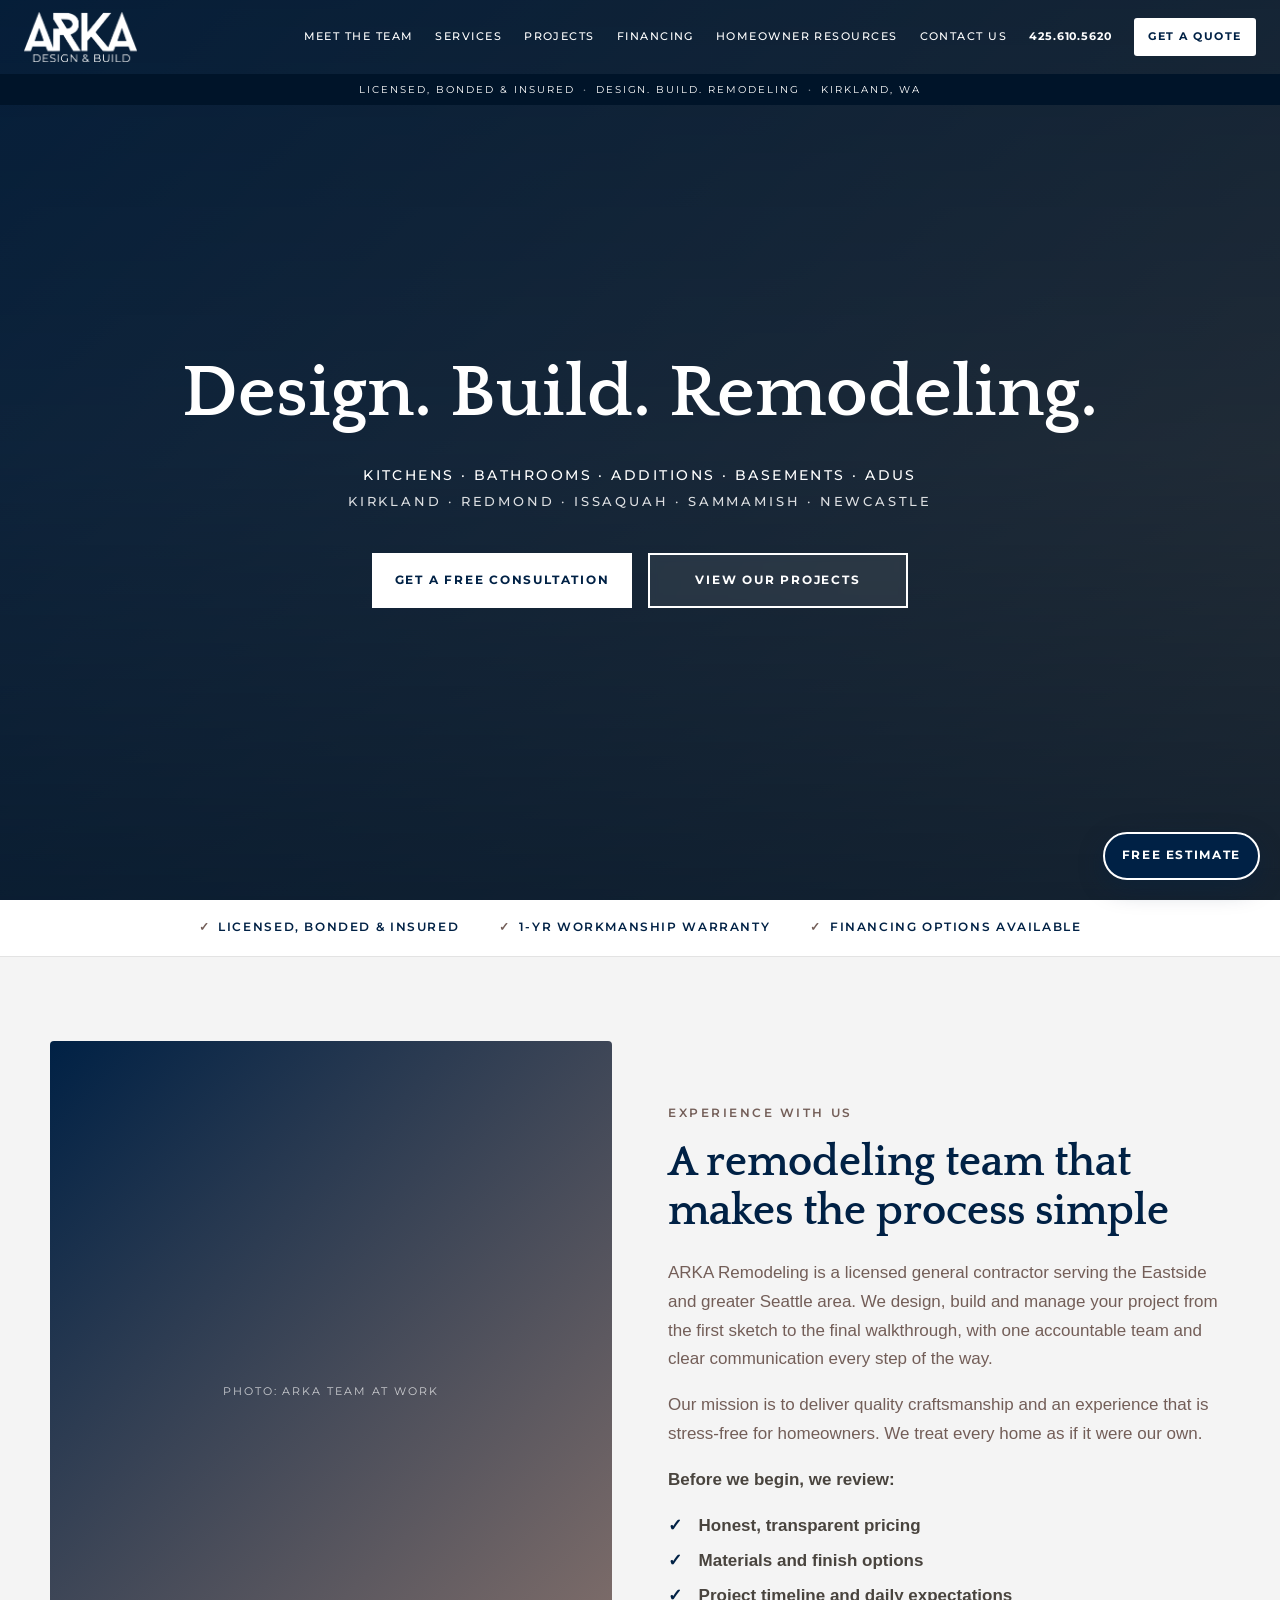
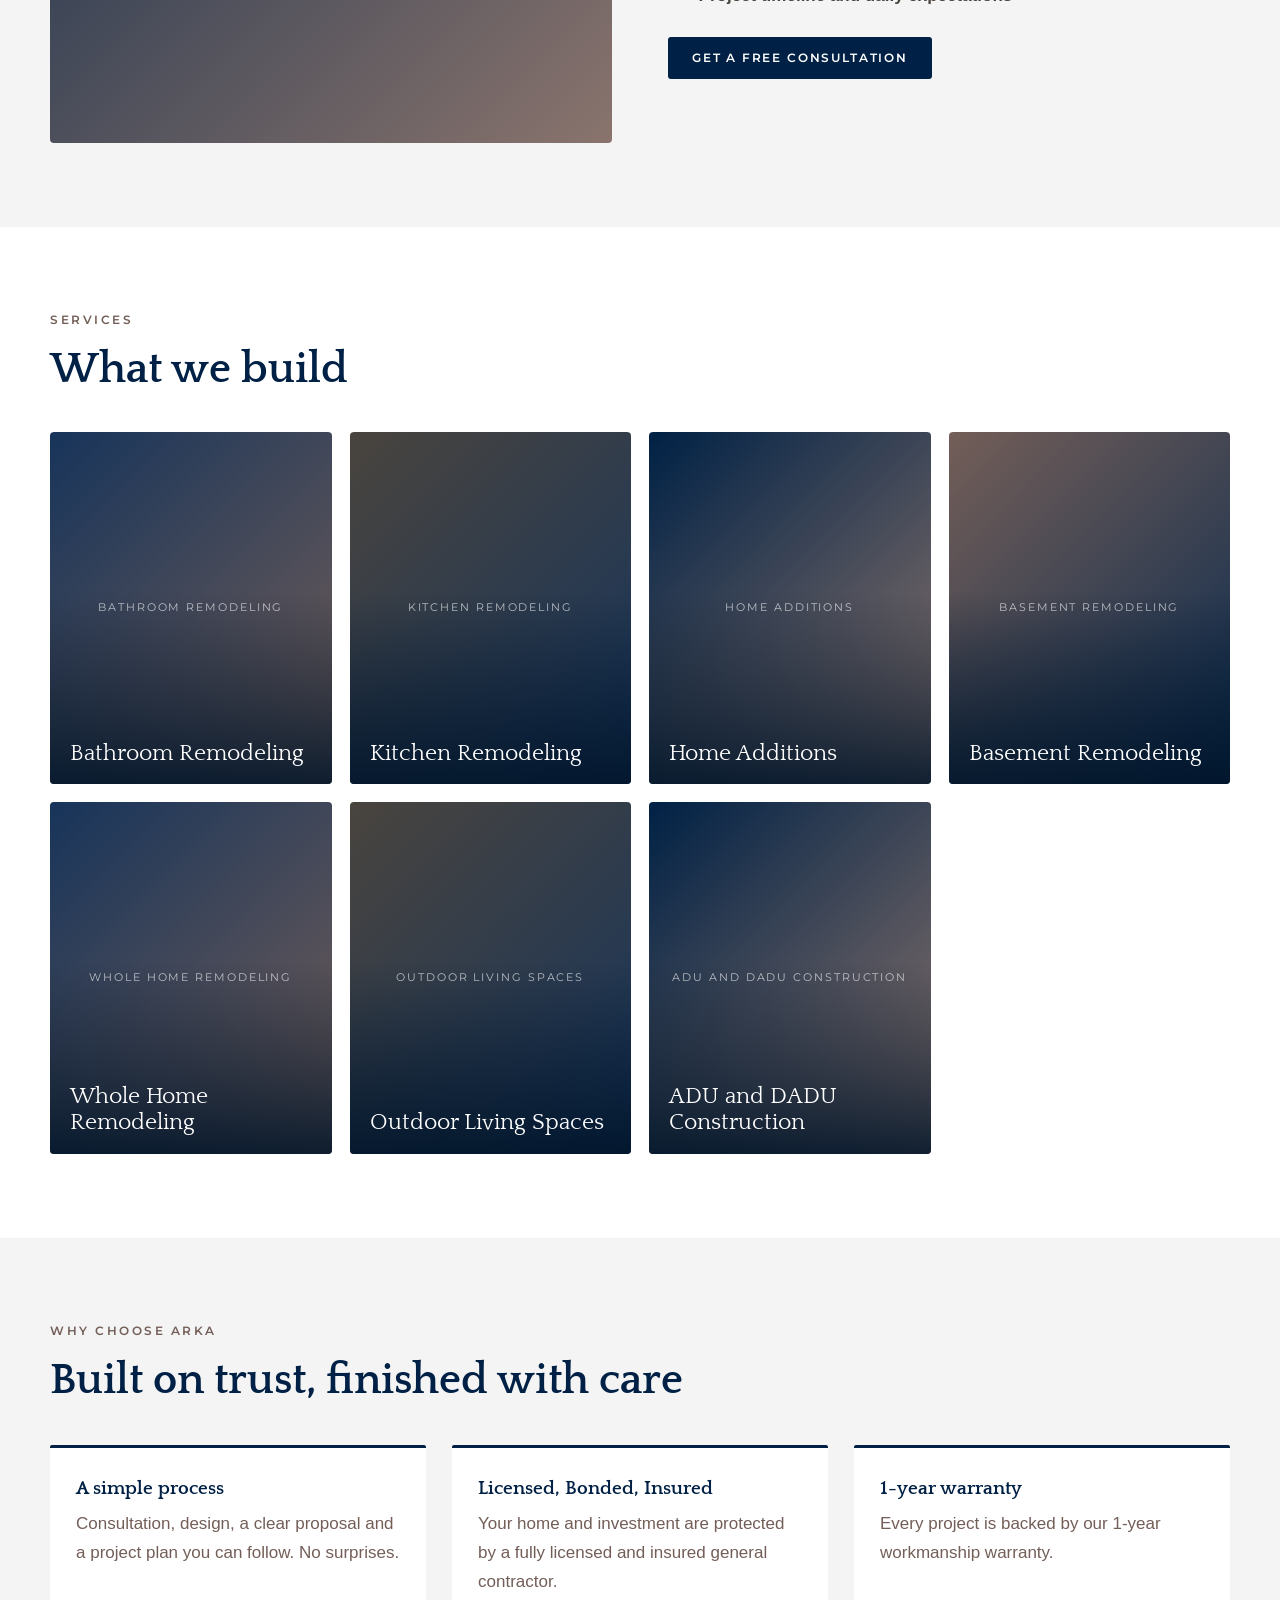
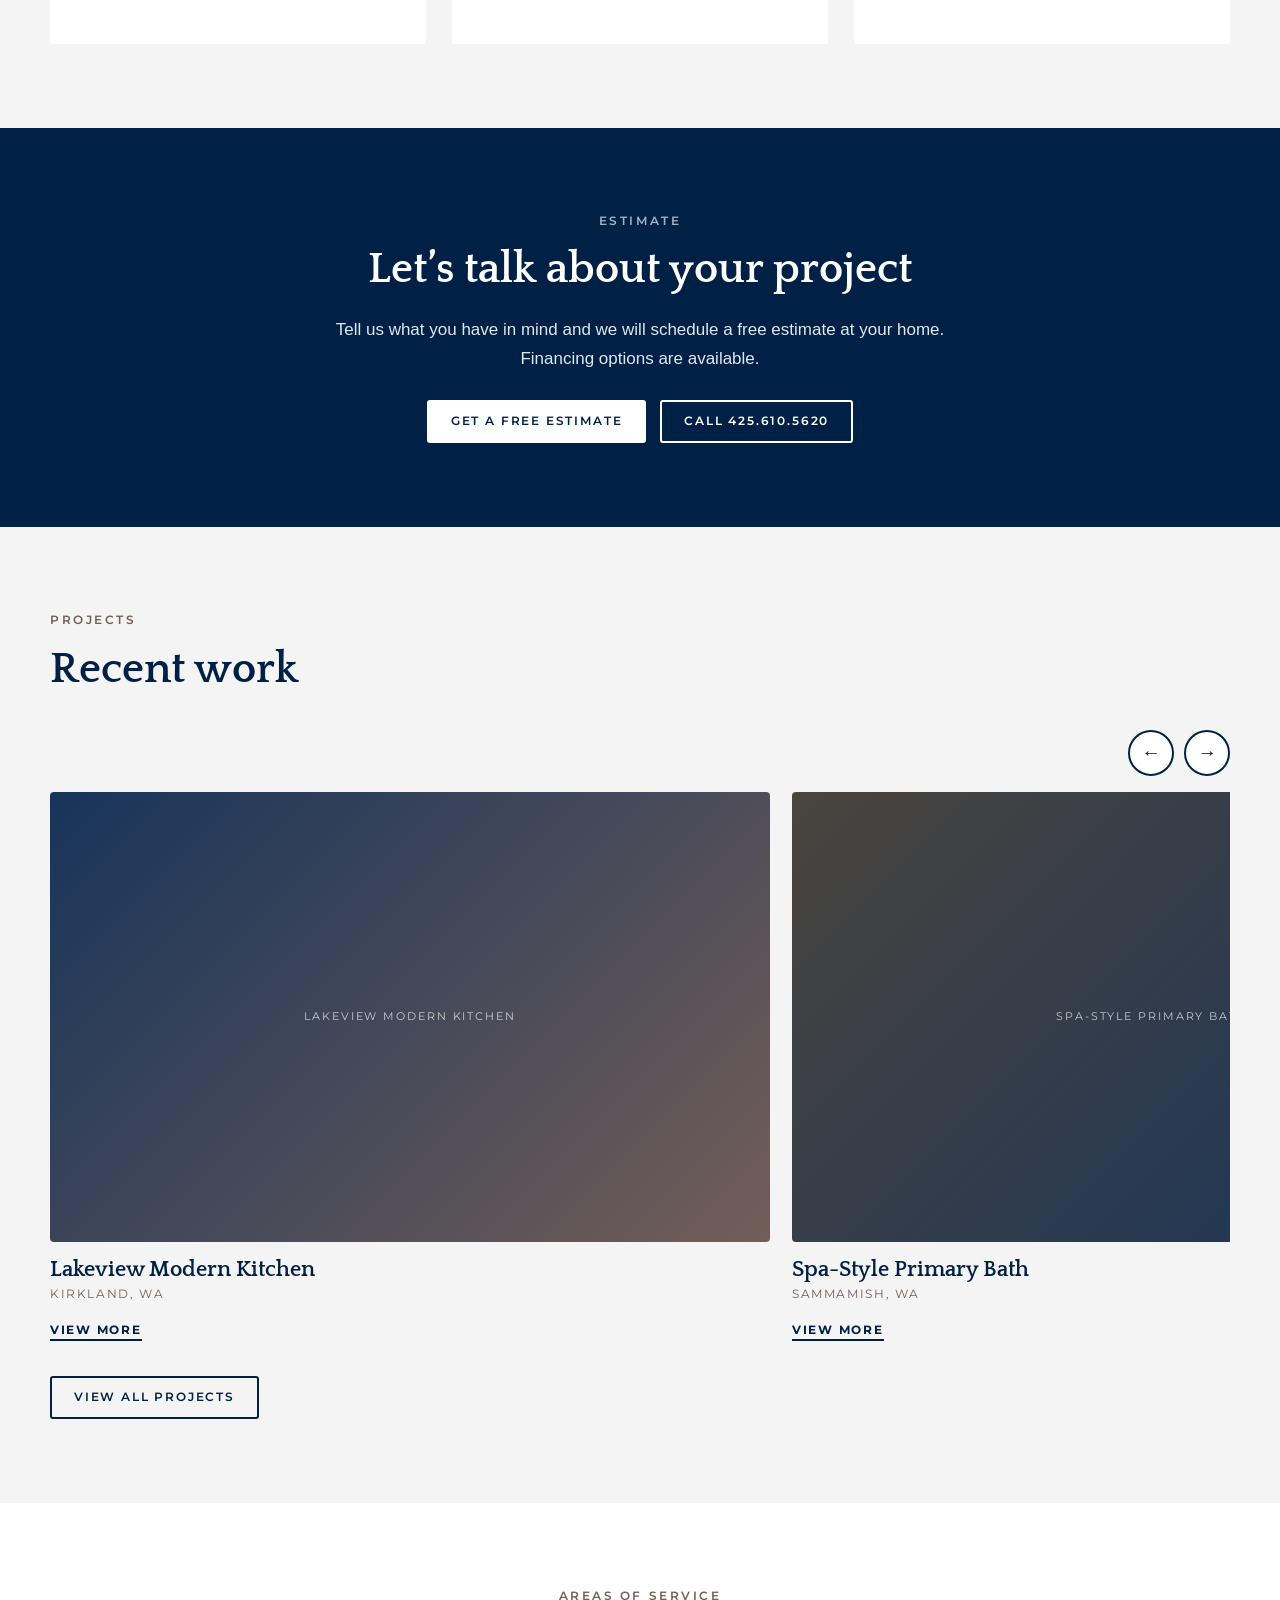
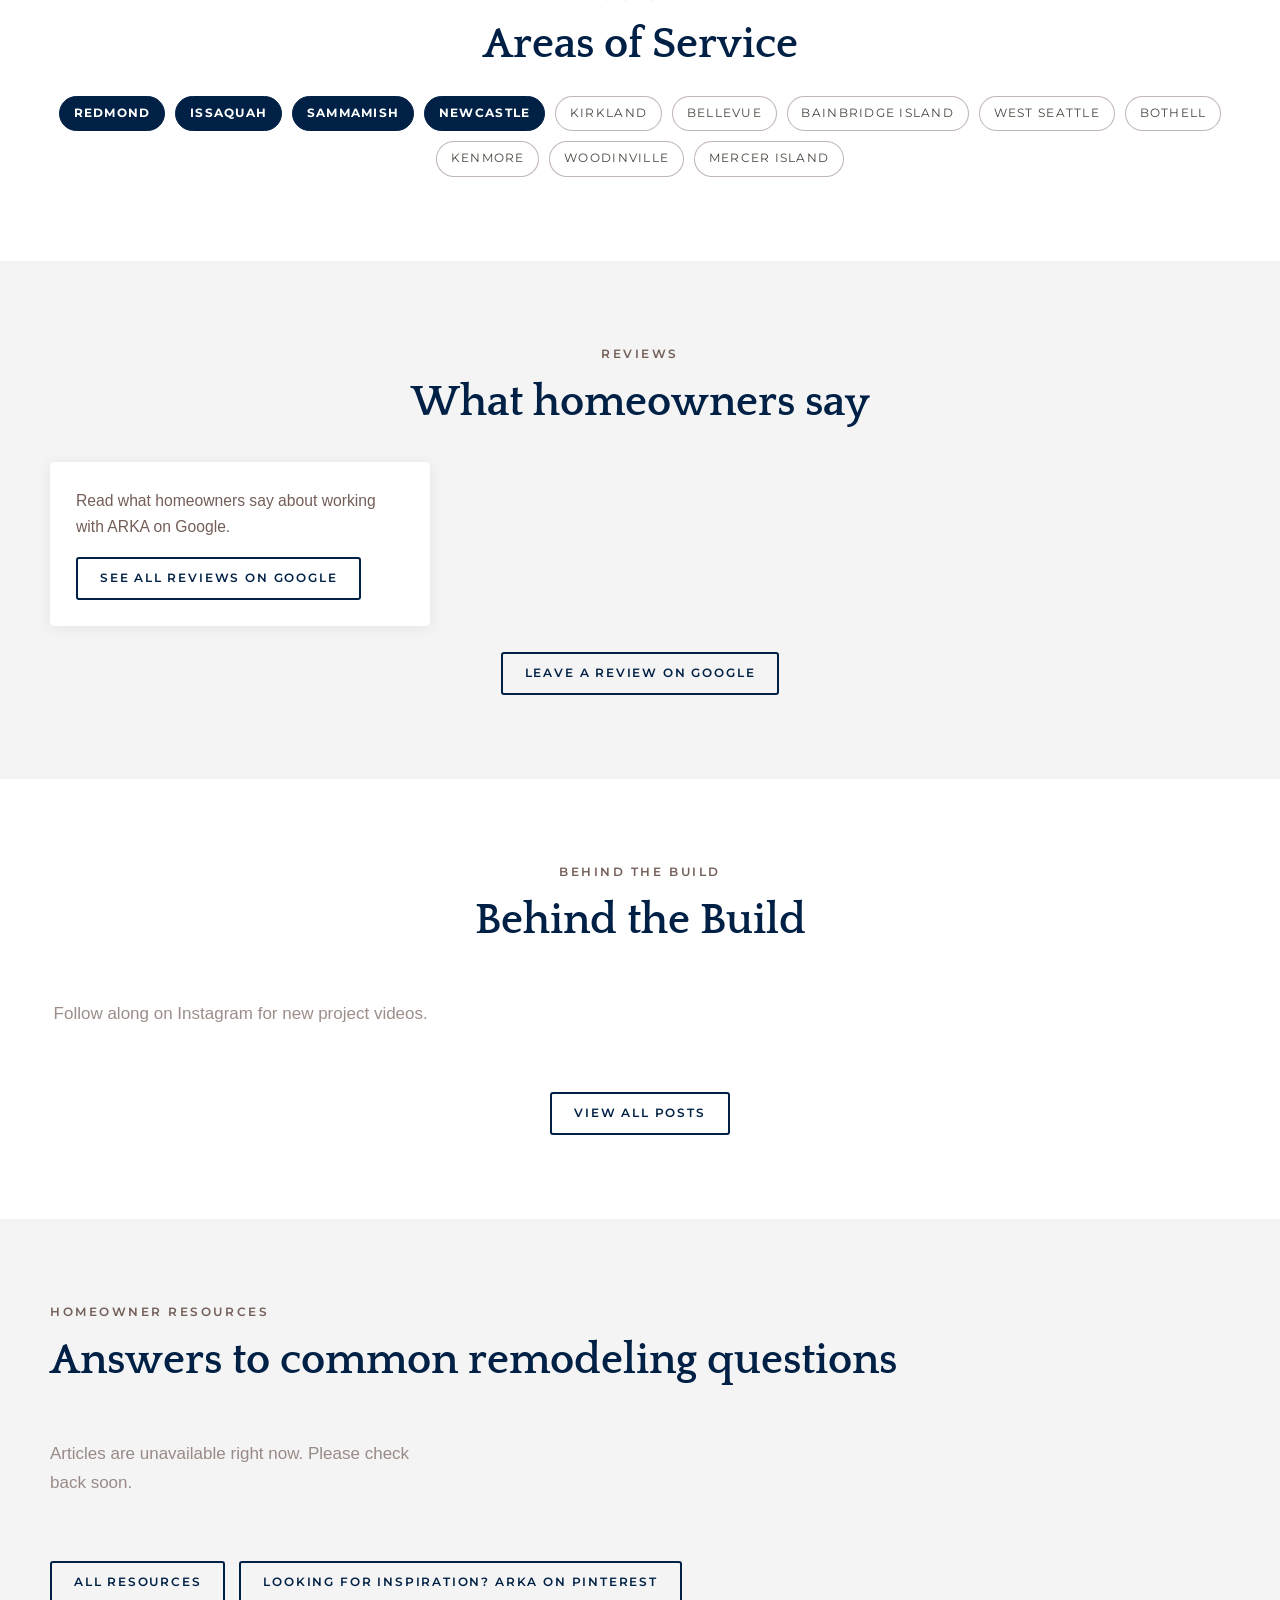
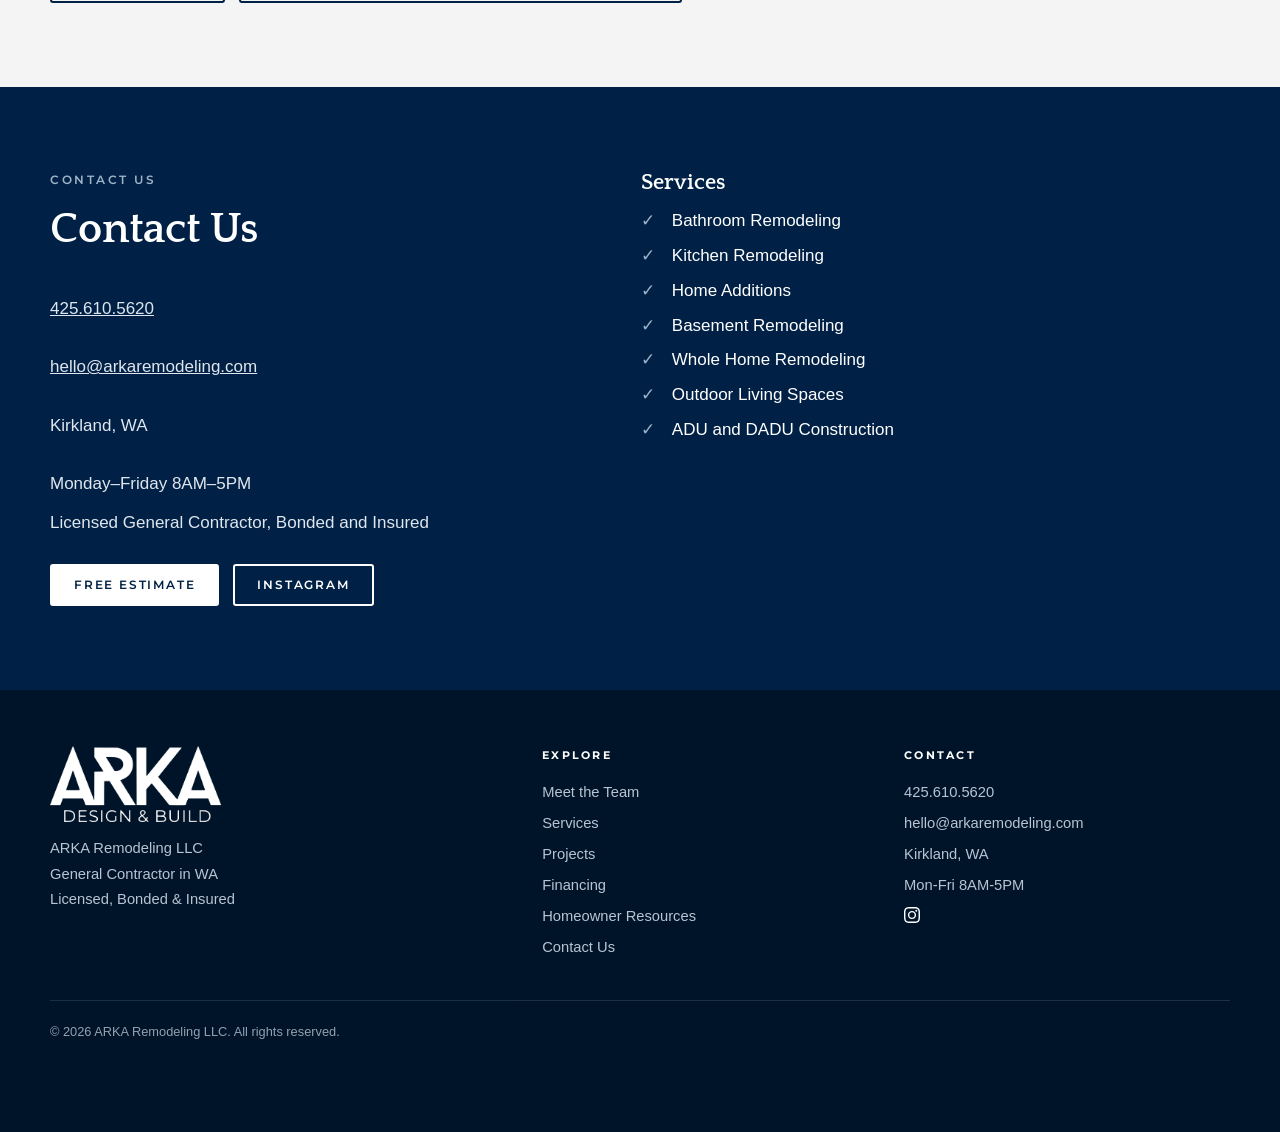
<file: index.html>
<!doctype html>
<html lang="en"><head><meta charset="utf-8"><meta name="viewport" content="width=device-width,initial-scale=1">
<title>ARKA Remodeling | Design. Build. Remodeling. in Kirkland, WA</title>
<meta name="description" content="ARKA Remodeling LLC is a licensed, bonded and insured general contractor in Kirkland, WA. Kitchens, bathrooms, additions, basements, outdoor living and ADUs.">
<link rel="preconnect" href="https://fonts.googleapis.com"><link rel="preconnect" href="https://fonts.gstatic.com" crossorigin>
<link href="https://fonts.googleapis.com/css2?family=Montserrat:wght@500;600;700&family=Quattrocento:wght@400;700&display=swap" rel="stylesheet">
<link rel="stylesheet" href="assets/styles.css">
<script id="wix-site-script" src="https://manage.wix.com/_api/headless-business-setup/v1/headless-business/site-script.js" data-client-id="64e9ad6e-3da2-4f24-b3d2-1eb0ed4eb4ba" async></script><link rel="icon" type="image/png" href="assets/favicon.png">
<link rel="canonical" href="https://headless-ibzsfbmgzfk-karen4913-1409.wix-site-host.com/">
<meta property="og:type" content="website">
<meta property="og:site_name" content="ARKA Remodeling">
<meta property="og:title" content="ARKA Remodeling | Design. Build. Remodeling. in Kirkland, WA">
<meta property="og:description" content="ARKA Remodeling LLC is a licensed, bonded and insured general contractor in Kirkland, WA. Kitchens, bathrooms, additions, basements, outdoor living and ADUs.">
<meta property="og:url" content="https://headless-ibzsfbmgzfk-karen4913-1409.wix-site-host.com/">
<meta property="og:image" content="https://headless-ibzsfbmgzfk-karen4913-1409.wix-site-host.com/assets/favicon.png">
<meta name="twitter:card" content="summary">
<script type="application/ld+json">{
 "@context": "https://schema.org",
 "@type": "GeneralContractor",
 "name": "ARKA Remodeling LLC",
 "url": "https://headless-ibzsfbmgzfk-karen4913-1409.wix-site-host.com/",
 "image": "https://headless-ibzsfbmgzfk-karen4913-1409.wix-site-host.com/assets/favicon.png",
 "logo": "https://headless-ibzsfbmgzfk-karen4913-1409.wix-site-host.com/assets/favicon.png",
 "telephone": "+1-425-610-5620",
 "email": "hello@arkaremodeling.com",
 "address": {
  "@type": "PostalAddress",
  "addressLocality": "Kirkland",
  "addressRegion": "WA",
  "addressCountry": "US"
 },
 "areaServed": [
  "Kirkland",
  "Redmond",
  "Sammamish",
  "Issaquah",
  "Bellevue",
  "Bothell",
  "Kenmore",
  "Woodinville",
  "Mercer Island",
  "Newcastle",
  "Bainbridge Island",
  "West Seattle"
 ],
 "openingHoursSpecification": {
  "@type": "OpeningHoursSpecification",
  "dayOfWeek": [
   "Monday",
   "Tuesday",
   "Wednesday",
   "Thursday",
   "Friday"
  ],
  "opens": "08:00",
  "closes": "17:00"
 },
 "sameAs": [
  "https://www.instagram.com/arkaremodeling/"
 ]
}</script>
<script async src="https://www.instagram.com/embed.js"></script>
</head><body>
<div id="site-header"></div>
<section class="hero"><div class="slides" id="slides"></div>
 <div class="hero-in">
  <h1>Design. Build. Remodeling.</h1>
  <p class="sub">Kitchens &middot; Bathrooms &middot; Additions &middot; Basements &middot; ADUs<b>Kirkland &middot; Redmond &middot; Issaquah &middot; Sammamish &middot; Newcastle</b></p>
  <div class="hero-boxes"><a href="contact.html#estimate">Get a Free Consultation</a><a href="projects.html">View Our Projects</a></div>
 </div></section>
<div class="strip"><div class="strip-in"><span>Licensed, Bonded &amp; Insured</span><span>1-yr Workmanship Warranty</span><span>Financing options available</span></div></div>

<section class="sec"><div class="wrap two">
 <div class="im"><div class="ph" data-i="2">Photo: ARKA team at work</div></div>
 <div>
  <div class="eyebrow">Experience with us</div>
  <h2>A remodeling team that makes the process simple</h2>
  <p>ARKA Remodeling is a licensed general contractor serving the Eastside and greater Seattle area. We design, build and manage your project from the first sketch to the final walkthrough, with one accountable team and clear communication every step of the way.</p>
  <p>Our mission is to deliver quality craftsmanship and an experience that is stress-free for homeowners. We treat every home as if it were our own.</p>
  <p><strong>Before we begin, we review:</strong></p>
  <ul class="checks"><li>Honest, transparent pricing</li><li>Materials and finish options</li><li>Project timeline and daily expectations</li></ul>
  <div class="btns"><a class="btn" href="contact.html#estimate">Get a Free Consultation</a></div>
 </div></div></section>

<section class="sec alt"><div class="wrap">
 <div class="eyebrow">Services</div><h2>What we build</h2>
 <div class="svc-grid" id="svc-grid"></div>
</div></section>

<section class="sec"><div class="wrap">
 <div class="eyebrow">Why choose ARKA</div><h2>Built on trust, finished with care</h2>
 <div class="why">
  <div><h3>A simple process</h3><p>Consultation, design, a clear proposal and a project plan you can follow. No surprises.</p></div>
  <div><h3>Licensed, Bonded, Insured</h3><p>Your home and investment are protected by a fully licensed and insured general contractor.</p></div>
  <div><h3>1-year warranty</h3><p>Every project is backed by our 1-year workmanship warranty.</p></div>
 </div></div></section>

<section class="sec dark band"><div class="wrap">
 <div class="eyebrow">Estimate</div><h2>Let&rsquo;s talk about your project</h2>
 <p>Tell us what you have in mind and we will schedule a free estimate at your home. Financing options are available.</p>
 <div class="btns" style="justify-content:center"><a class="btn light" href="contact.html#estimate">Get a Free Estimate</a><a class="btn ow" href="tel:+14256105620">Call 425.610.5620</a></div>
</div></section>

<section class="sec"><div class="wrap">
 <div class="eyebrow">Projects</div><h2>Recent work</h2>
 <div class="car" id="proj-car"></div>
 <div class="btns"><a class="btn ghost" href="projects.html">View all projects</a></div>
</div></section>

<section class="sec alt"><div class="wrap center">
 <div class="eyebrow">Areas of service</div><h2>Areas of Service</h2>
 <div class="pills" id="areas"></div>
</div></section>

<section class="sec"><div class="wrap center">
 <div class="eyebrow">Reviews</div><h2>What homeowners say</h2>
 <div class="rv" id="reviews" style="text-align:left"></div>
 <div class="btns"><a class="btn ghost" href="https://g.page/r/CbCpJO14ZycJEAE/review" target="_blank" rel="noopener">Leave a review on Google</a></div>
</div></section>

<section class="sec alt"><div class="wrap center">
 <div class="eyebrow">Behind the build</div><h2>Behind the Build</h2>
 <div class="build" id="build"></div>
 <div class="btns"><a class="btn ghost" href="https://www.instagram.com/arkaremodeling/" target="_blank" rel="noopener">View all posts</a></div>
</div></section>

<section class="sec"><div class="wrap">
 <div class="eyebrow">Homeowner resources</div><h2>Answers to common remodeling questions</h2>
 <div class="posts" id="blog-feed" data-limit="3"></div>
 <div class="btns"><a class="btn ghost" href="homeowner-resources.html">All resources</a><a class="btn ghost" href="https://www.pinterest.com/" target="_blank" rel="noopener">Looking for inspiration? ARKA on Pinterest</a></div>
</div></section>

<section class="sec dark"><div class="wrap cgrid">
 <div class="info"><div class="eyebrow">Contact us</div><h2>Contact Us</h2>
  <b>Phone</b><p><a href="tel:+14256105620">425.610.5620</a></p>
  <b>Email</b><p><a href="mailto:hello@arkaremodeling.com">hello@arkaremodeling.com</a></p>
  <b>Location</b><p>Kirkland, WA</p>
  <b>Hours</b><p>Monday&ndash;Friday 8AM&ndash;5PM</p>
  <p>Licensed General Contractor, Bonded and Insured</p>
  <div class="btns"><a class="btn light" href="contact.html#estimate">Free Estimate</a><a class="btn ow" href="https://www.instagram.com/arkaremodeling/" target="_blank" rel="noopener">Instagram</a></div>
 </div>
 <div><h3 style="margin-top:0">Services</h3><ul class="checks" style="color:#fff"><li>Bathroom Remodeling</li><li>Kitchen Remodeling</li><li>Home Additions</li><li>Basement Remodeling</li><li>Whole Home Remodeling</li><li>Outdoor Living Spaces</li><li>ADU and DADU Construction</li></ul></div>
</div></section>
<div id="site-footer"></div>
<script src="assets/site.js"></script>
</body></html>
</file>
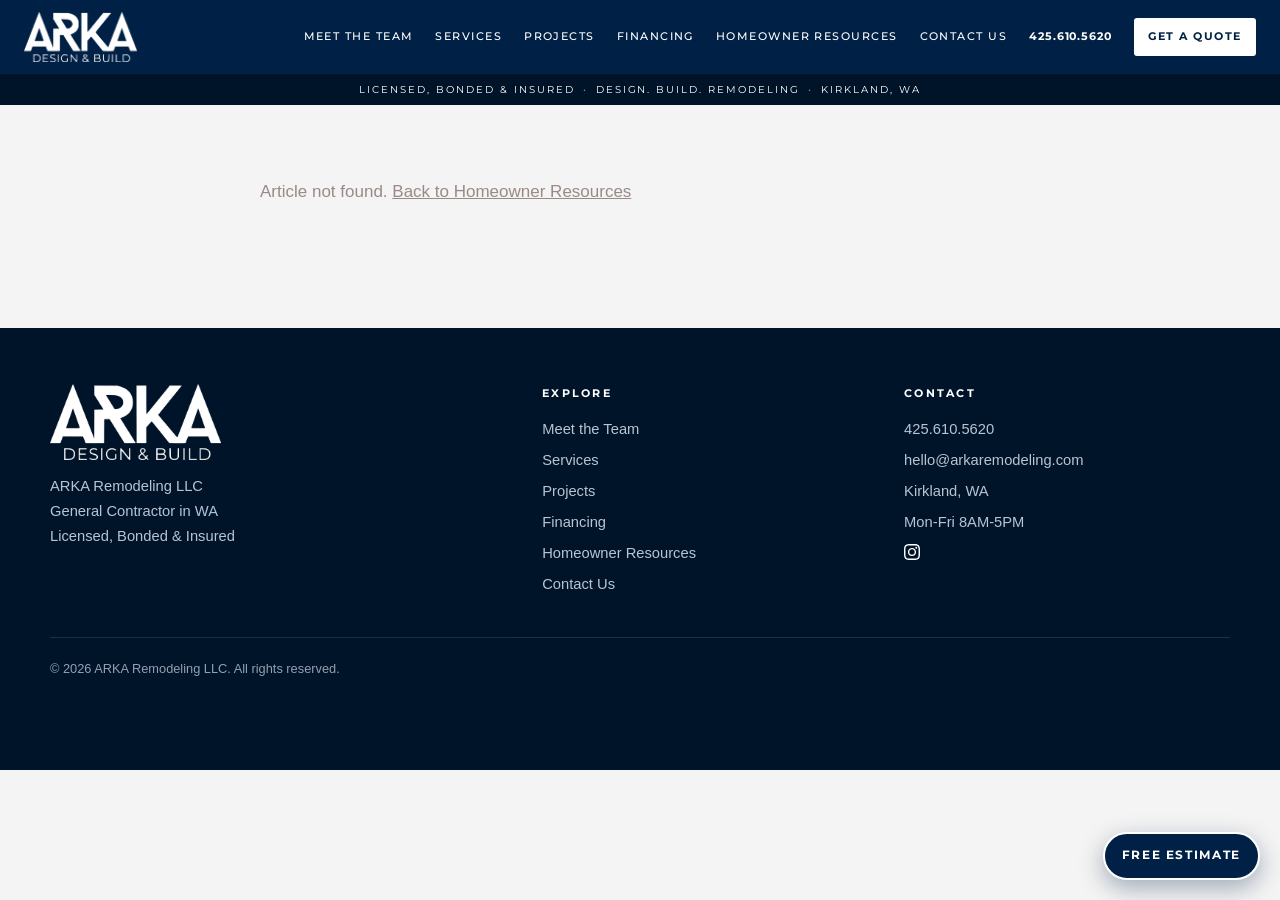
<file: article.html>
<!doctype html>
<html lang="en"><head><meta charset="utf-8"><meta name="viewport" content="width=device-width,initial-scale=1">
<title>Article | ARKA Remodeling</title>
<link href="https://fonts.googleapis.com/css2?family=Montserrat:wght@500;600;700&family=Quattrocento:wght@400;700&display=swap" rel="stylesheet">
<link rel="stylesheet" href="assets/styles.css">
<script id="wix-site-script" src="https://manage.wix.com/_api/headless-business-setup/v1/headless-business/site-script.js" data-client-id="64e9ad6e-3da2-4f24-b3d2-1eb0ed4eb4ba" async></script><meta name="description" content="Homeowner remodeling advice from ARKA Remodeling, a licensed general contractor in Kirkland, WA.">
<link rel="icon" type="image/png" href="assets/favicon.png">
<link rel="canonical" href="https://headless-ibzsfbmgzfk-karen4913-1409.wix-site-host.com/article.html">
<meta property="og:type" content="website">
<meta property="og:site_name" content="ARKA Remodeling">
<meta property="og:title" content="Article | ARKA Remodeling">
<meta property="og:description" content="Homeowner remodeling advice from ARKA Remodeling, a licensed general contractor in Kirkland, WA.">
<meta property="og:url" content="https://headless-ibzsfbmgzfk-karen4913-1409.wix-site-host.com/article.html">
<meta property="og:image" content="https://headless-ibzsfbmgzfk-karen4913-1409.wix-site-host.com/assets/favicon.png">
<meta name="twitter:card" content="summary">
</head><body class="inner">
<div id="site-header"></div>
<section class="sec" style="padding-top:50px"><div class="wrap"><div class="article" id="blog-post"><p class="loading">Loading&hellip;</p></div></div></section>
<div id="site-footer"></div><script src="assets/site.js"></script></body></html>
</file>
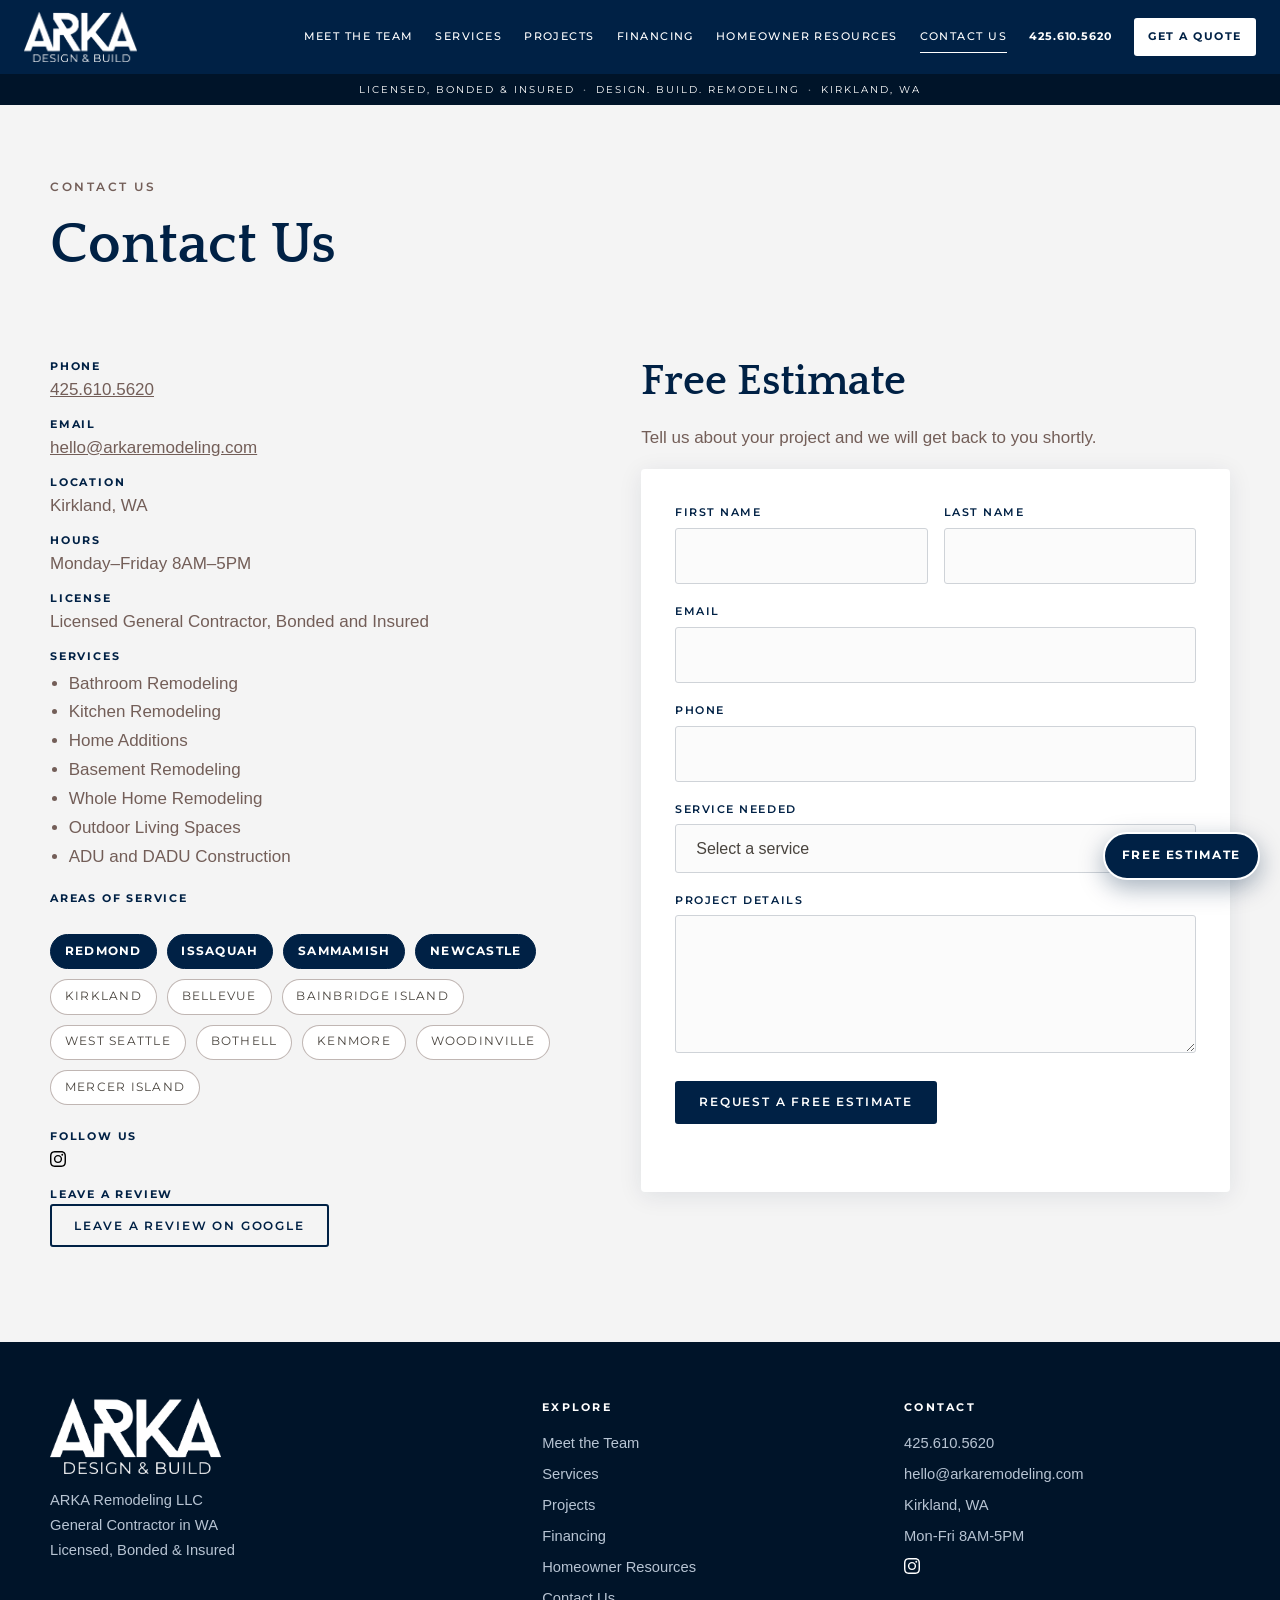
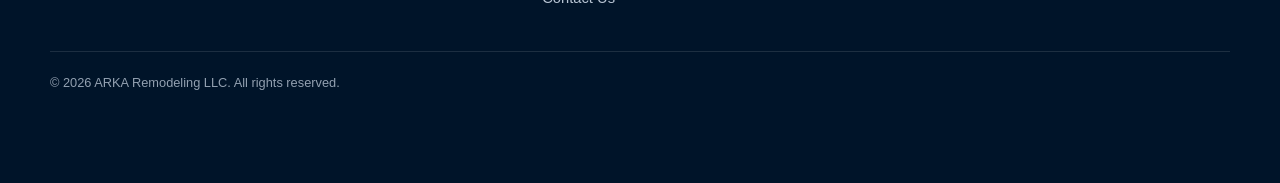
<file: contact.html>
<!doctype html>
<html lang="en"><head><meta charset="utf-8"><meta name="viewport" content="width=device-width,initial-scale=1">
<title>Contact Us | ARKA Remodeling</title>
<meta name="description" content="Request a free estimate from ARKA Remodeling in Kirkland, WA. Call 425.610.5620.">
<link href="https://fonts.googleapis.com/css2?family=Montserrat:wght@500;600;700&family=Quattrocento:wght@400;700&display=swap" rel="stylesheet">
<link rel="stylesheet" href="assets/styles.css">
<script id="wix-site-script" src="https://manage.wix.com/_api/headless-business-setup/v1/headless-business/site-script.js" data-client-id="64e9ad6e-3da2-4f24-b3d2-1eb0ed4eb4ba" async></script><link rel="icon" type="image/png" href="assets/favicon.png">
<link rel="canonical" href="https://headless-ibzsfbmgzfk-karen4913-1409.wix-site-host.com/contact.html">
<meta property="og:type" content="website">
<meta property="og:site_name" content="ARKA Remodeling">
<meta property="og:title" content="Contact Us | ARKA Remodeling">
<meta property="og:description" content="Request a free estimate from ARKA Remodeling in Kirkland, WA. Call 425.610.5620.">
<meta property="og:url" content="https://headless-ibzsfbmgzfk-karen4913-1409.wix-site-host.com/contact.html">
<meta property="og:image" content="https://headless-ibzsfbmgzfk-karen4913-1409.wix-site-host.com/assets/favicon.png">
<meta name="twitter:card" content="summary">
</head><body class="inner">
<div id="site-header"></div>
<section class="page-hero"><div class="wrap"><div class="eyebrow">Contact us</div><h1>Contact Us</h1></div></section>
<section class="sec" style="padding-top:10px"><div class="wrap cgrid">
 <div class="info">
  <b>Phone</b><p><a href="tel:+14256105620">425.610.5620</a></p>
  <b>Email</b><p><a href="mailto:hello@arkaremodeling.com">hello@arkaremodeling.com</a></p>
  <b>Location</b><p>Kirkland, WA</p>
  <b>Hours</b><p>Monday&ndash;Friday 8AM&ndash;5PM</p>
  <b>License</b><p>Licensed General Contractor, Bonded and Insured</p>
  <b>Services</b><ul><li>Bathroom Remodeling</li><li>Kitchen Remodeling</li><li>Home Additions</li><li>Basement Remodeling</li><li>Whole Home Remodeling</li><li>Outdoor Living Spaces</li><li>ADU and DADU Construction</li></ul>
  <b>Areas of service</b><div class="pills" id="areas" style="margin-bottom:22px"></div>
  <b>Follow us</b><p><a href="https://www.instagram.com/arkaremodeling/" target="_blank" rel="noopener" aria-label="Instagram"><img class="ig-ico" src="assets/instagram-black.svg" alt=""></a></p>
  <b id="leave-review">Leave a review</b><p><a class="btn ghost" href="https://g.page/r/CbCpJO14ZycJEAE/review" target="_blank" rel="noopener">Leave a Review on Google</a></p>
 </div>
 <div id="estimate"><h2 style="margin-bottom:.4em">Free Estimate</h2><p>Tell us about your project and we will get back to you shortly.</p>
  <form class="est" id="est-form" novalidate>
   <div class="r2"><div><label for="f-first">First name</label><input id="f-first" name="first" required autocomplete="given-name"></div><div><label for="f-last">Last name</label><input id="f-last" name="last" autocomplete="family-name"></div></div>
   <label for="f-email">Email</label><input id="f-email" name="email" type="email" required autocomplete="email">
   <label for="f-phone">Phone</label><input id="f-phone" name="phone" type="tel" required autocomplete="tel">
   <label for="f-service">Service needed</label><select id="f-service" name="service" required></select>
   <label for="f-details">Project details</label><textarea id="f-details" name="details" rows="4"></textarea>
   <button class="btn" type="submit">Request a free estimate</button>
   <div id="f-msg" class="msg" role="status"></div>
  </form></div>
</div></section>
<div id="site-footer"></div><script src="assets/site.js"></script></body></html>
</file>
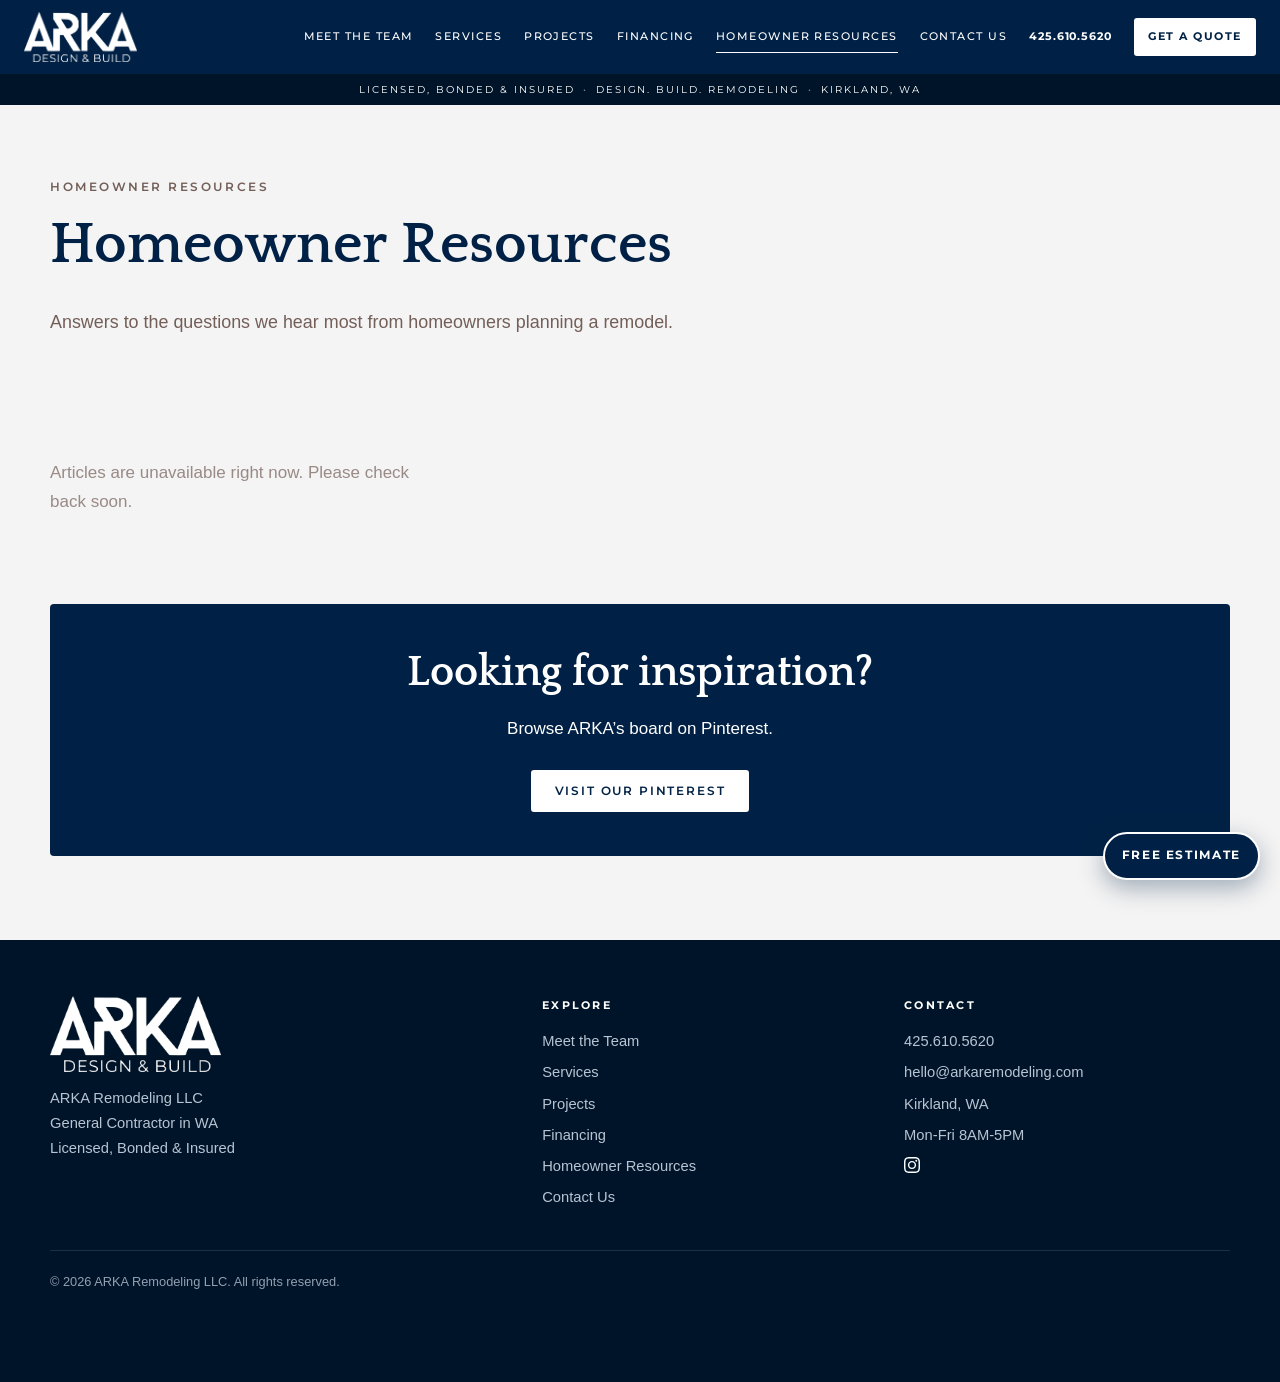
<file: homeowner-resources.html>
<!doctype html>
<html lang="en"><head><meta charset="utf-8"><meta name="viewport" content="width=device-width,initial-scale=1">
<title>Homeowner Resources | ARKA Remodeling</title>
<meta name="description" content="Answers to common remodeling questions from the ARKA Remodeling team.">
<link href="https://fonts.googleapis.com/css2?family=Montserrat:wght@500;600;700&family=Quattrocento:wght@400;700&display=swap" rel="stylesheet">
<link rel="stylesheet" href="assets/styles.css">
<script id="wix-site-script" src="https://manage.wix.com/_api/headless-business-setup/v1/headless-business/site-script.js" data-client-id="64e9ad6e-3da2-4f24-b3d2-1eb0ed4eb4ba" async></script><link rel="icon" type="image/png" href="assets/favicon.png">
<link rel="canonical" href="https://headless-ibzsfbmgzfk-karen4913-1409.wix-site-host.com/homeowner-resources.html">
<meta property="og:type" content="website">
<meta property="og:site_name" content="ARKA Remodeling">
<meta property="og:title" content="Homeowner Resources | ARKA Remodeling">
<meta property="og:description" content="Answers to common remodeling questions from the ARKA Remodeling team.">
<meta property="og:url" content="https://headless-ibzsfbmgzfk-karen4913-1409.wix-site-host.com/homeowner-resources.html">
<meta property="og:image" content="https://headless-ibzsfbmgzfk-karen4913-1409.wix-site-host.com/assets/favicon.png">
<meta name="twitter:card" content="summary">
</head><body class="inner">
<div id="site-header"></div>
<section class="page-hero"><div class="wrap"><div class="eyebrow">Homeowner resources</div><h1>Homeowner Resources</h1><p class="lead">Answers to the questions we hear most from homeowners planning a remodel.</p></div></section>
<section class="sec" style="padding-top:10px"><div class="wrap"><div class="posts" id="blog-feed" data-limit="50"></div>
 <div class="callout"><h2>Looking for inspiration?</h2><p>Browse ARKA&rsquo;s board on Pinterest.</p><div class="btns" style="justify-content:center"><a class="btn light" href="https://www.pinterest.com/" target="_blank" rel="noopener">Visit our Pinterest</a></div></div>
</div></section>
<div id="site-footer"></div><script src="assets/site.js"></script></body></html>
</file>
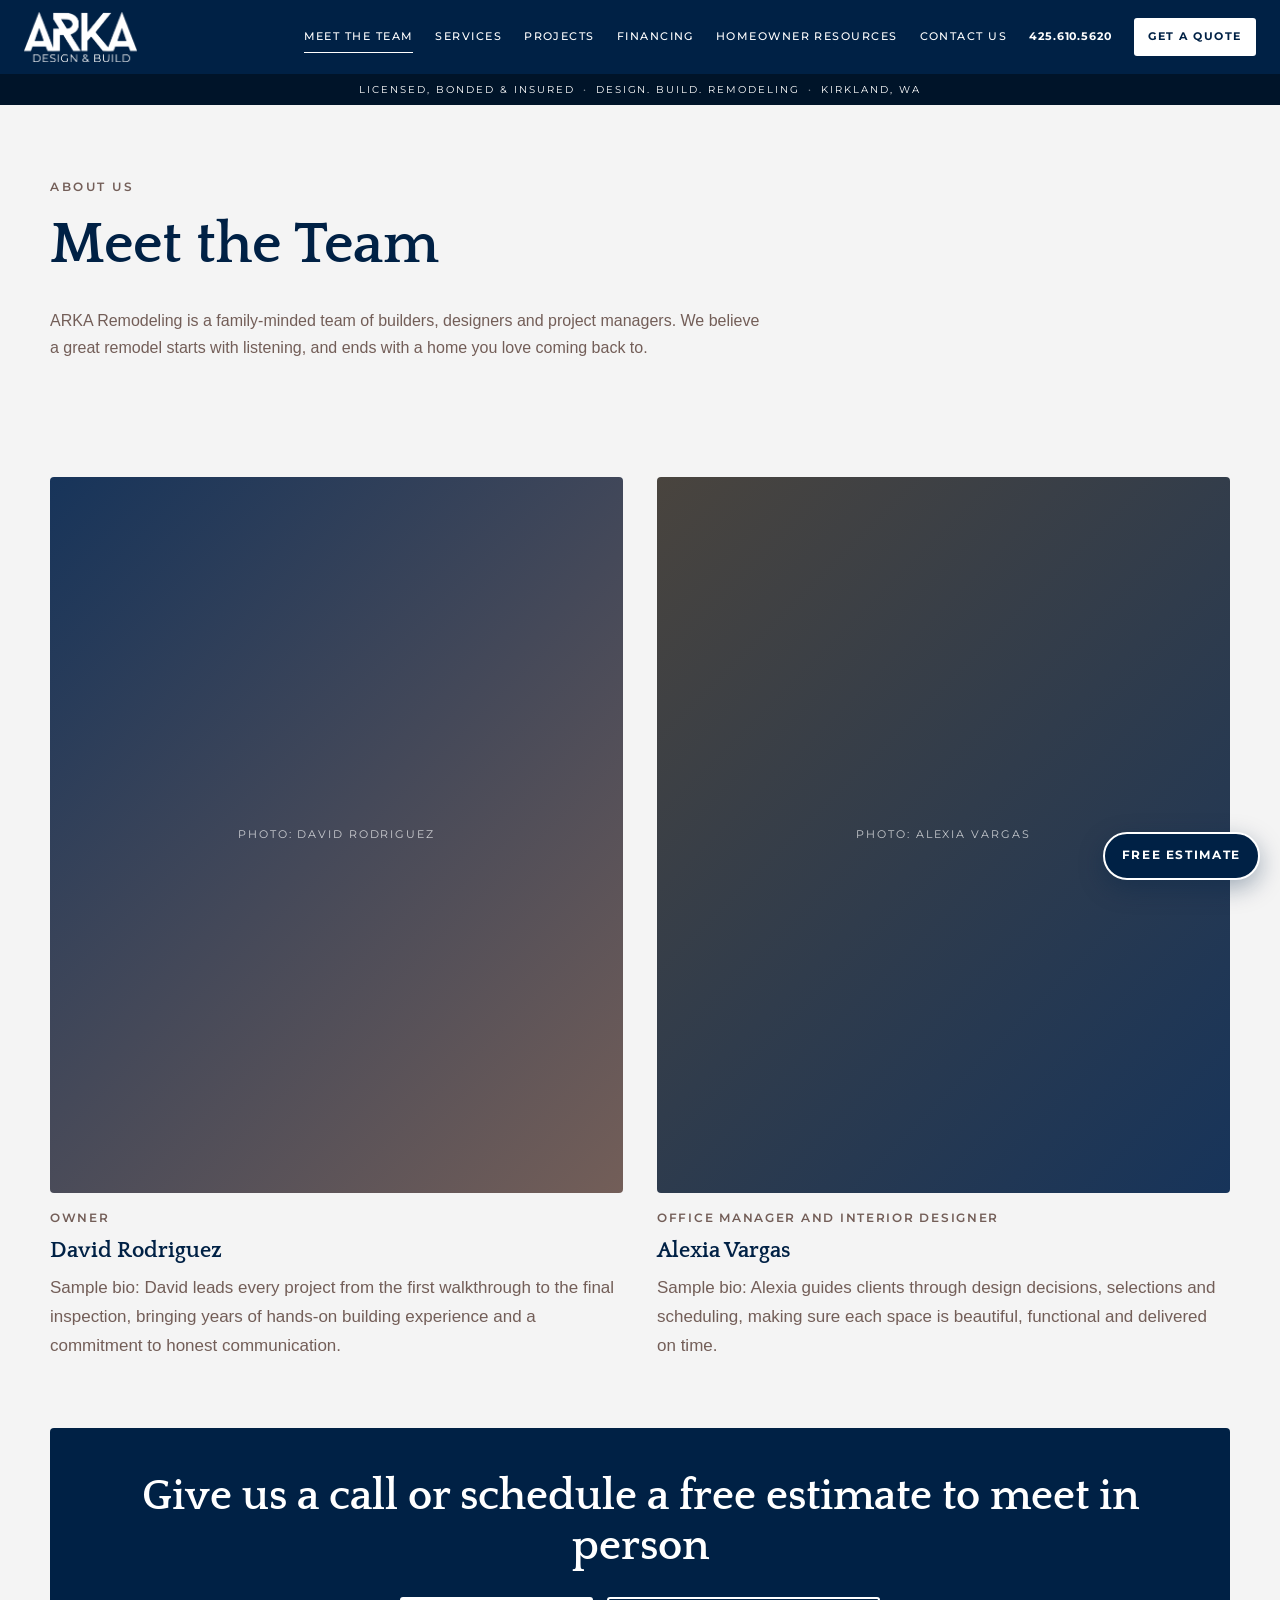
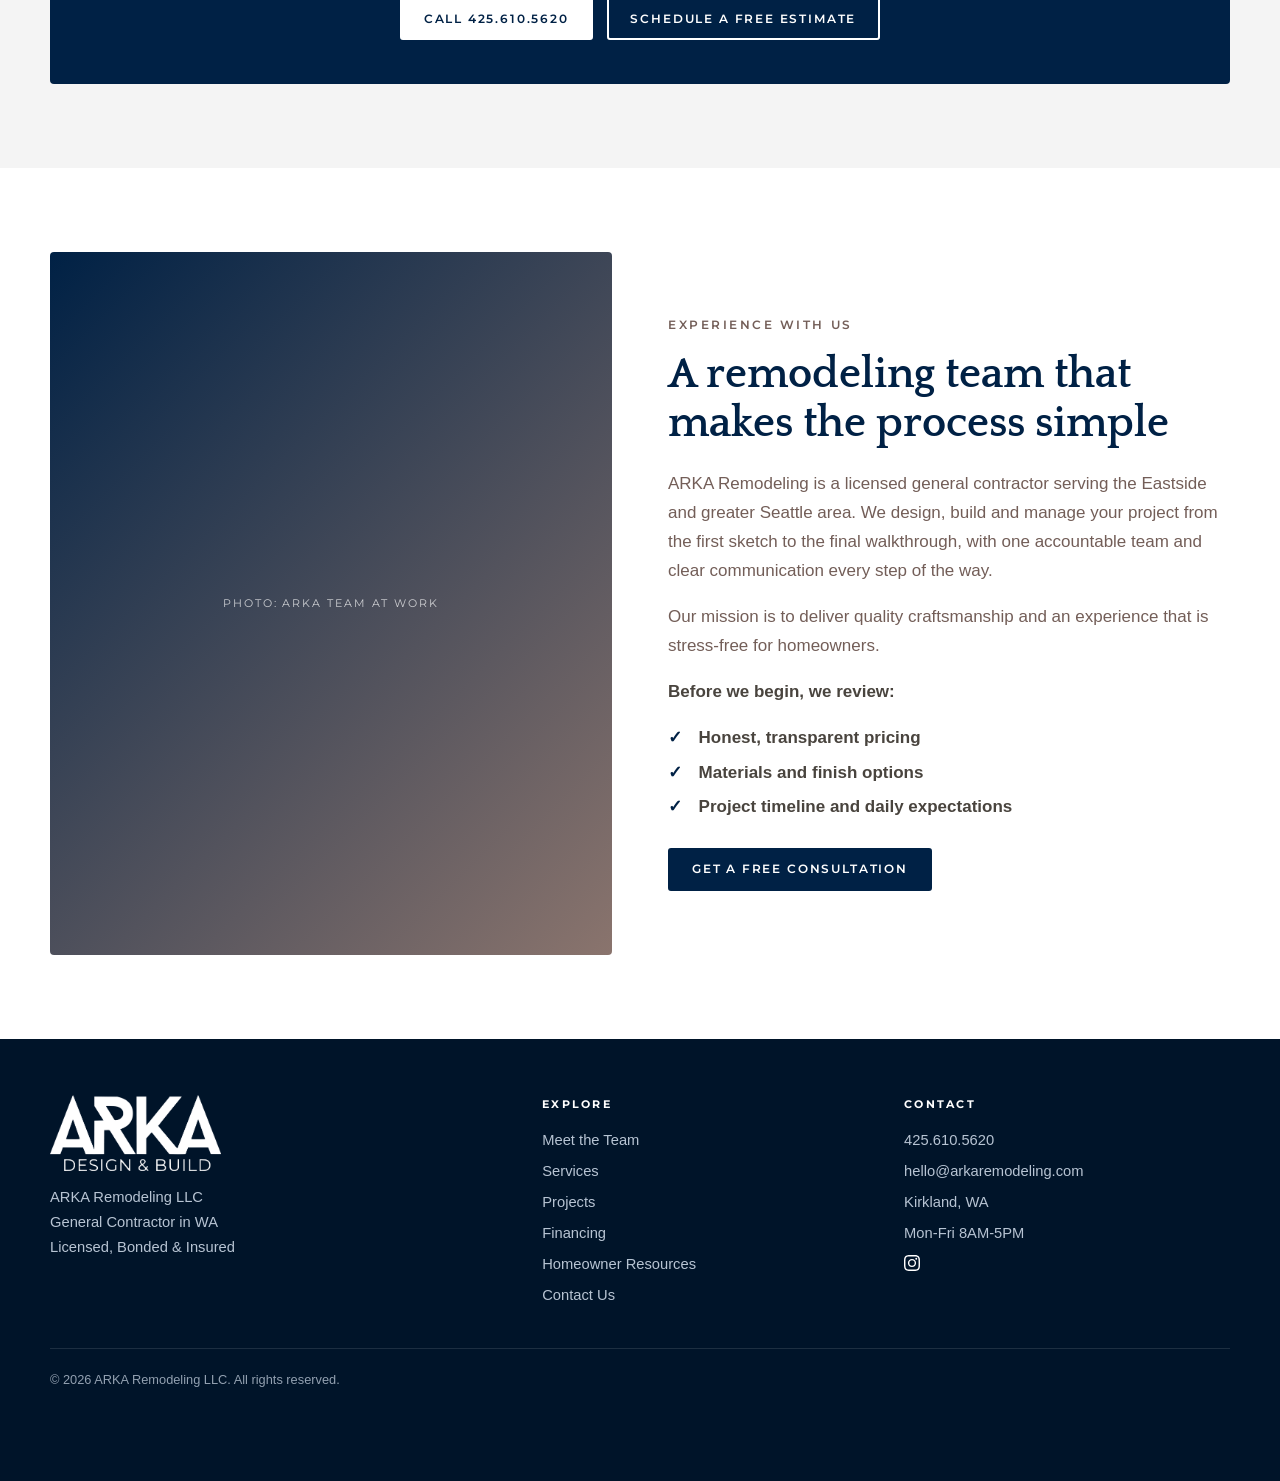
<file: meet-the-team.html>
<!doctype html>
<html lang="en"><head><meta charset="utf-8"><meta name="viewport" content="width=device-width,initial-scale=1">
<title>Meet the Team | ARKA Remodeling</title>
<meta name="description" content="Meet the ARKA Remodeling team: licensed general contractors serving Kirkland and the Eastside.">
<link href="https://fonts.googleapis.com/css2?family=Montserrat:wght@500;600;700&family=Quattrocento:wght@400;700&display=swap" rel="stylesheet">
<link rel="stylesheet" href="assets/styles.css">
<script id="wix-site-script" src="https://manage.wix.com/_api/headless-business-setup/v1/headless-business/site-script.js" data-client-id="64e9ad6e-3da2-4f24-b3d2-1eb0ed4eb4ba" async></script><link rel="icon" type="image/png" href="assets/favicon.png">
<link rel="canonical" href="https://headless-ibzsfbmgzfk-karen4913-1409.wix-site-host.com/meet-the-team.html">
<meta property="og:type" content="website">
<meta property="og:site_name" content="ARKA Remodeling">
<meta property="og:title" content="Meet the Team | ARKA Remodeling">
<meta property="og:description" content="Meet the ARKA Remodeling team: licensed general contractors serving Kirkland and the Eastside.">
<meta property="og:url" content="https://headless-ibzsfbmgzfk-karen4913-1409.wix-site-host.com/meet-the-team.html">
<meta property="og:image" content="https://headless-ibzsfbmgzfk-karen4913-1409.wix-site-host.com/assets/favicon.png">
<meta name="twitter:card" content="summary">
</head><body class="inner">
<div id="site-header"></div>
<section class="page-hero"><div class="wrap"><div class="eyebrow">About us</div><h1>Meet the Team</h1><p class="lead" style="font-size:1rem">ARKA Remodeling is a family-minded team of builders, designers and project managers. We believe a great remodel starts with listening, and ends with a home you love coming back to.</p></div></section>
<section class="sec" style="padding-top:20px"><div class="wrap">
 <div class="team" id="team">
  <div class="person"><div class="im"><div class="ph" data-i="0">Photo: David Rodriguez</div></div><div class="role">Owner</div><h3>David Rodriguez</h3><p>Sample bio: David leads every project from the first walkthrough to the final inspection, bringing years of hands-on building experience and a commitment to honest communication.</p></div>
  <div class="person"><div class="im"><div class="ph" data-i="1">Photo: Alexia Vargas</div></div><div class="role">Office Manager and Interior Designer</div><h3>Alexia Vargas</h3><p>Sample bio: Alexia guides clients through design decisions, selections and scheduling, making sure each space is beautiful, functional and delivered on time.</p></div>
 </div>
 <div class="callout"><h2>Give us a call or schedule a free estimate to meet in person</h2><div class="btns" style="justify-content:center"><a class="btn light" href="tel:+14256105620">Call 425.610.5620</a><a class="btn ow" href="contact.html#estimate">Schedule a Free Estimate</a></div></div>
</div></section>
<section class="sec alt"><div class="wrap two">
 <div class="im"><div class="ph" data-i="2">Photo: ARKA team at work</div></div>
 <div><div class="eyebrow">Experience with us</div><h2>A remodeling team that makes the process simple</h2>
 <p>ARKA Remodeling is a licensed general contractor serving the Eastside and greater Seattle area. We design, build and manage your project from the first sketch to the final walkthrough, with one accountable team and clear communication every step of the way.</p>
 <p>Our mission is to deliver quality craftsmanship and an experience that is stress-free for homeowners.</p>
 <p><strong>Before we begin, we review:</strong></p>
 <ul class="checks"><li>Honest, transparent pricing</li><li>Materials and finish options</li><li>Project timeline and daily expectations</li></ul>
 <div class="btns"><a class="btn" href="contact.html#estimate">Get a Free Consultation</a></div></div>
</div></section>
<div id="site-footer"></div><script src="assets/site.js"></script></body></html>
</file>
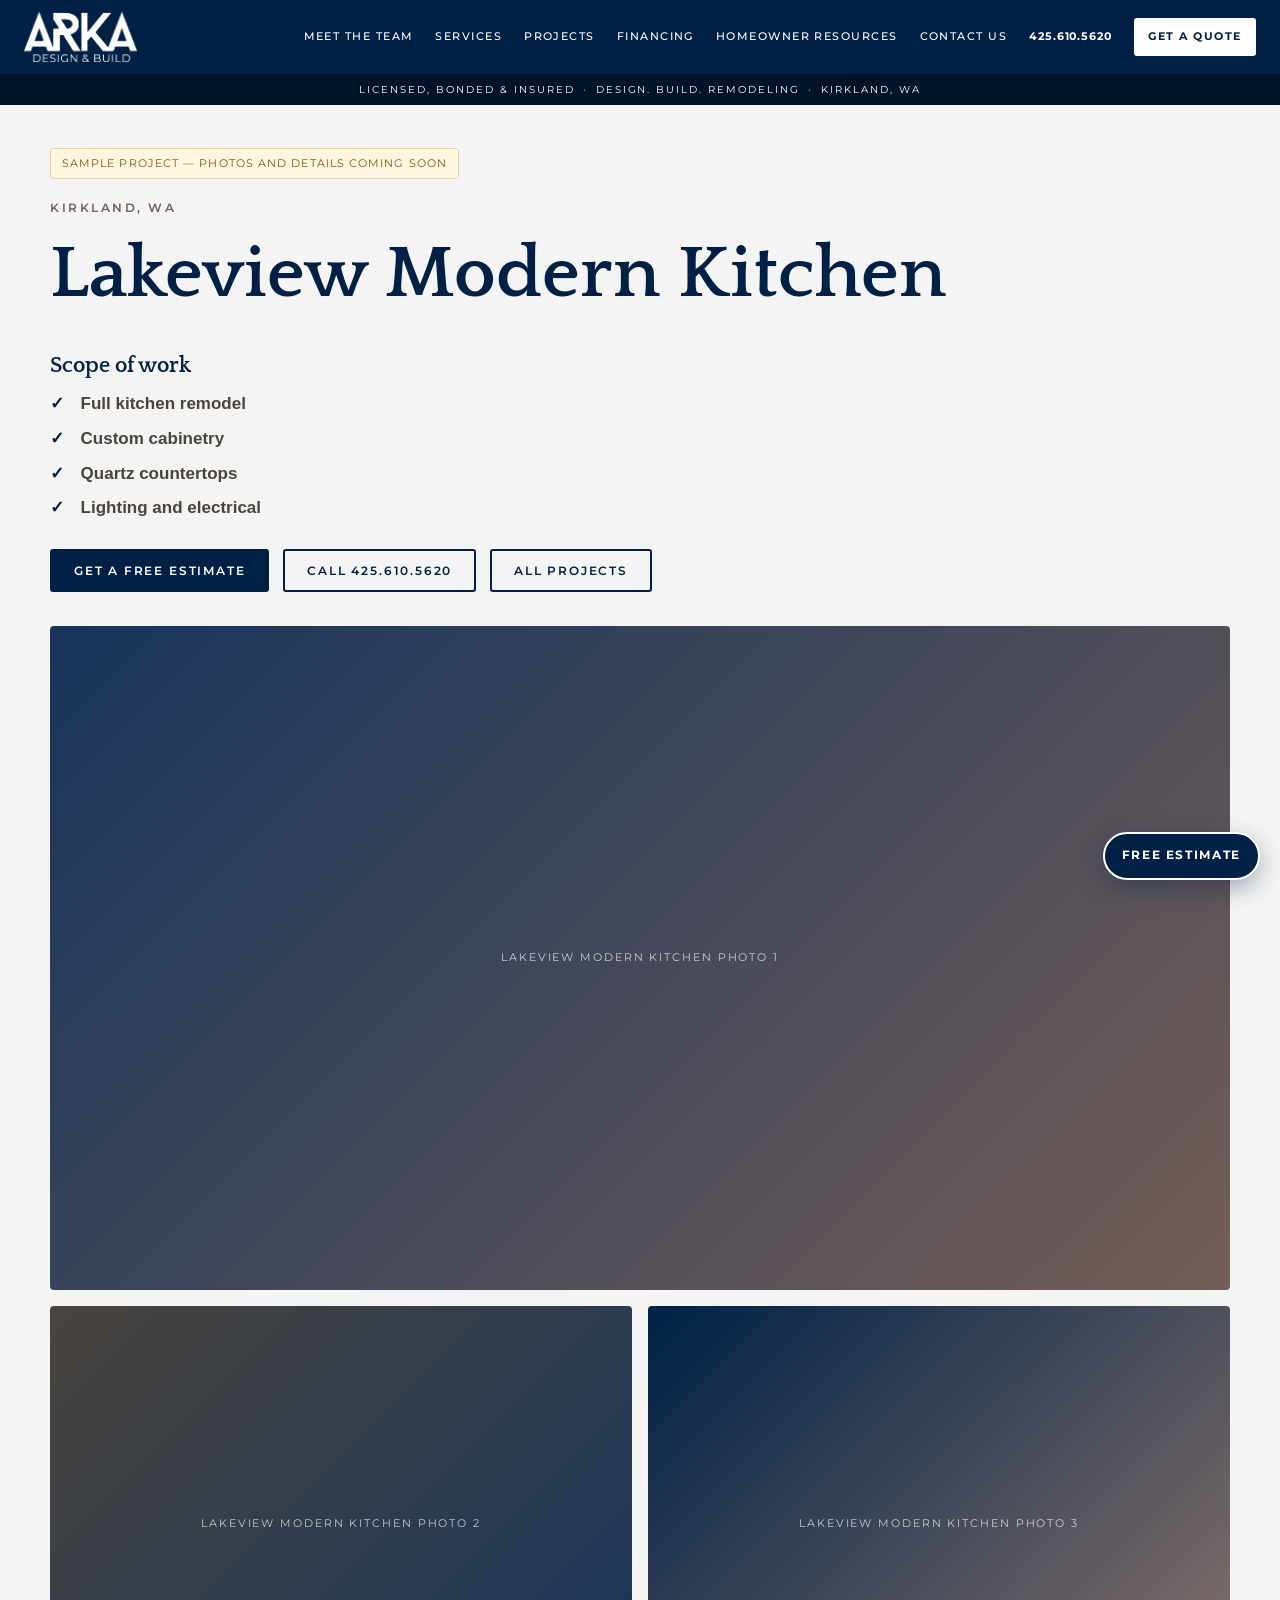
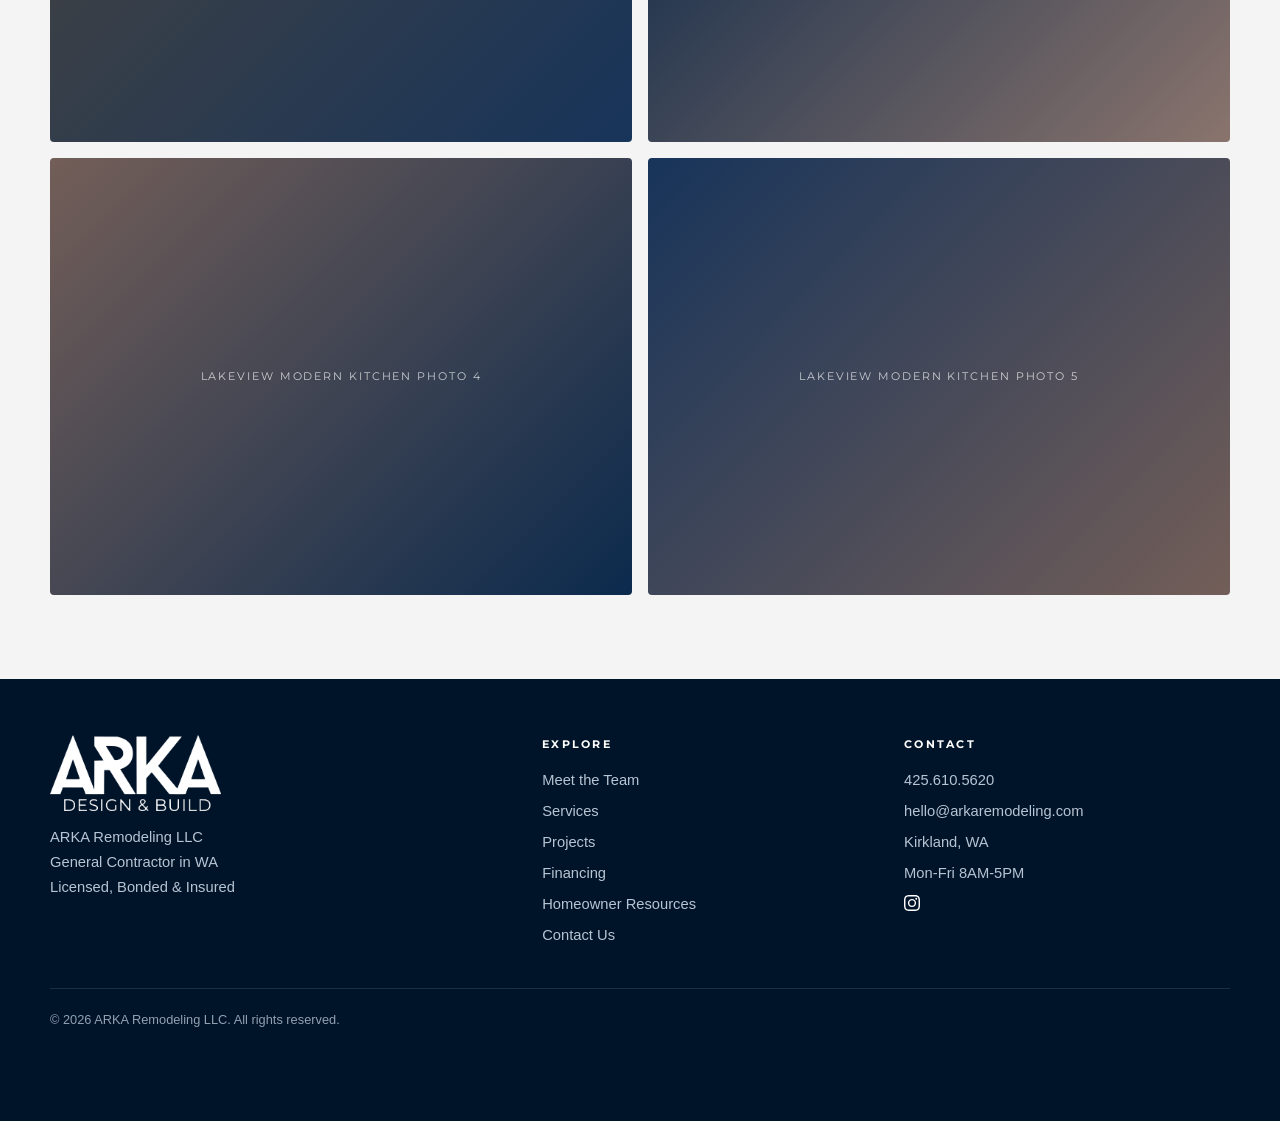
<file: project.html>
<!doctype html>
<html lang="en"><head><meta charset="utf-8"><meta name="viewport" content="width=device-width,initial-scale=1">
<title>Project | ARKA Remodeling</title>
<link href="https://fonts.googleapis.com/css2?family=Montserrat:wght@500;600;700&family=Quattrocento:wght@400;700&display=swap" rel="stylesheet">
<link rel="stylesheet" href="assets/styles.css">
<script id="wix-site-script" src="https://manage.wix.com/_api/headless-business-setup/v1/headless-business/site-script.js" data-client-id="64e9ad6e-3da2-4f24-b3d2-1eb0ed4eb4ba" async></script><meta name="description" content="A recent remodeling project by ARKA Remodeling, a licensed general contractor in Kirkland, WA.">
<link rel="icon" type="image/png" href="assets/favicon.png">
<link rel="canonical" href="https://headless-ibzsfbmgzfk-karen4913-1409.wix-site-host.com/project.html">
<meta property="og:type" content="website">
<meta property="og:site_name" content="ARKA Remodeling">
<meta property="og:title" content="Project | ARKA Remodeling">
<meta property="og:description" content="A recent remodeling project by ARKA Remodeling, a licensed general contractor in Kirkland, WA.">
<meta property="og:url" content="https://headless-ibzsfbmgzfk-karen4913-1409.wix-site-host.com/project.html">
<meta property="og:image" content="https://headless-ibzsfbmgzfk-karen4913-1409.wix-site-host.com/assets/favicon.png">
<meta name="twitter:card" content="summary">
</head><body class="inner">
<div id="site-header"></div>
<section class="sec" style="padding-top:40px"><div class="wrap"><div id="proj-detail"></div></div></section>
<div id="site-footer"></div><script src="assets/site.js"></script></body></html>
</file>
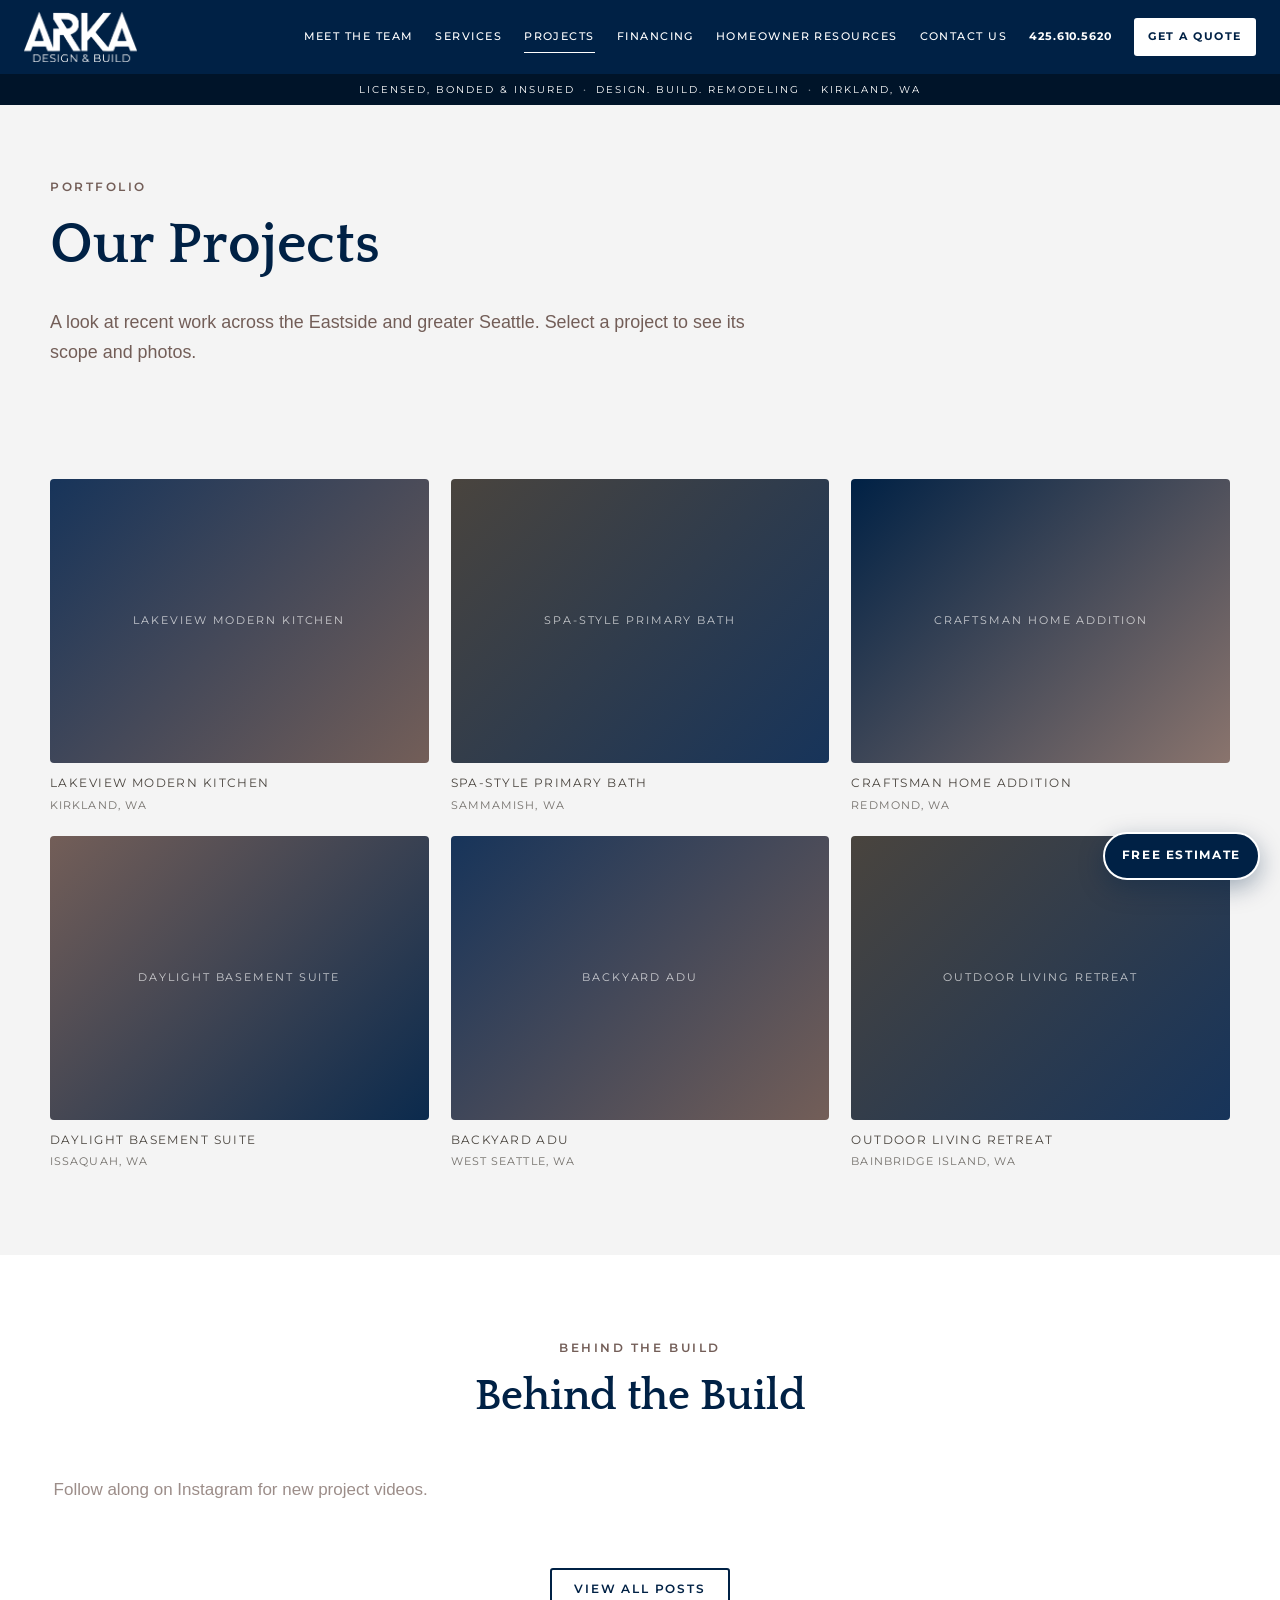
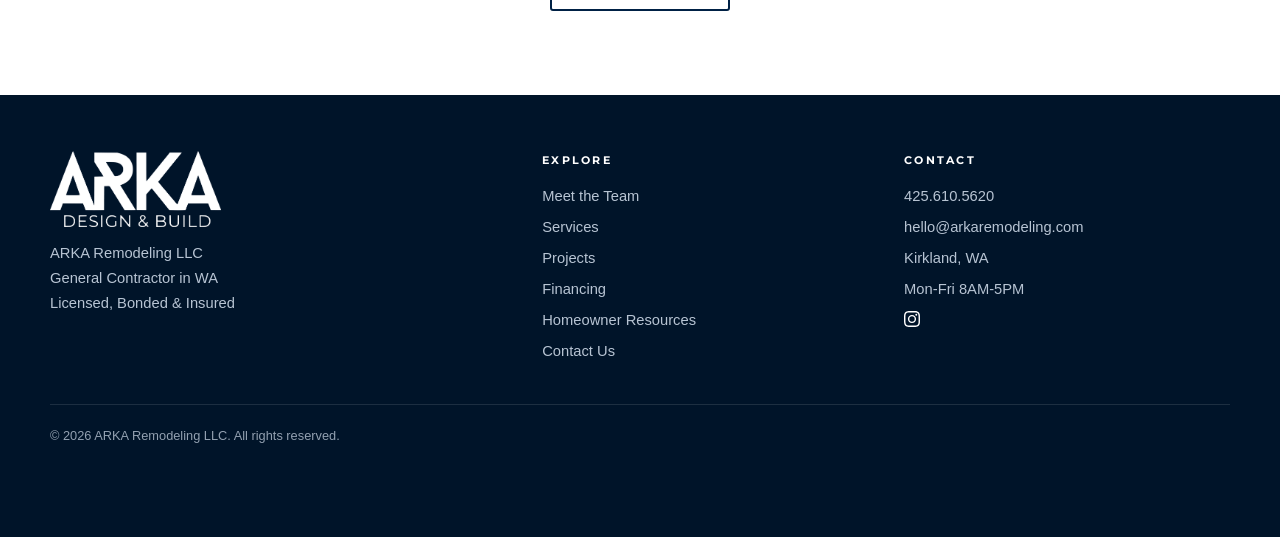
<file: projects.html>
<!doctype html>
<html lang="en"><head><meta charset="utf-8"><meta name="viewport" content="width=device-width,initial-scale=1">
<title>Projects | ARKA Remodeling</title>
<meta name="description" content="Explore recent kitchen, bathroom, addition, basement, outdoor and ADU projects by ARKA Remodeling.">
<link href="https://fonts.googleapis.com/css2?family=Montserrat:wght@500;600;700&family=Quattrocento:wght@400;700&display=swap" rel="stylesheet">
<link rel="stylesheet" href="assets/styles.css">
<script id="wix-site-script" src="https://manage.wix.com/_api/headless-business-setup/v1/headless-business/site-script.js" data-client-id="64e9ad6e-3da2-4f24-b3d2-1eb0ed4eb4ba" async></script><link rel="icon" type="image/png" href="assets/favicon.png">
<link rel="canonical" href="https://headless-ibzsfbmgzfk-karen4913-1409.wix-site-host.com/projects.html">
<meta property="og:type" content="website">
<meta property="og:site_name" content="ARKA Remodeling">
<meta property="og:title" content="Projects | ARKA Remodeling">
<meta property="og:description" content="Explore recent kitchen, bathroom, addition, basement, outdoor and ADU projects by ARKA Remodeling.">
<meta property="og:url" content="https://headless-ibzsfbmgzfk-karen4913-1409.wix-site-host.com/projects.html">
<meta property="og:image" content="https://headless-ibzsfbmgzfk-karen4913-1409.wix-site-host.com/assets/favicon.png">
<meta name="twitter:card" content="summary">
<script async src="https://www.instagram.com/embed.js"></script>
</head><body class="inner">
<div id="site-header"></div>
<section class="page-hero"><div class="wrap"><div class="eyebrow">Portfolio</div><h1>Our Projects</h1><p class="lead">A look at recent work across the Eastside and greater Seattle. Select a project to see its scope and photos.</p></div></section>
<section class="sec" style="padding-top:20px"><div class="wrap"><div class="pgrid" id="proj-grid"></div></div></section>
<section class="sec alt"><div class="wrap center"><div class="eyebrow">Behind the build</div><h2>Behind the Build</h2><div class="build" id="build"></div><div class="btns"><a class="btn ghost" href="https://www.instagram.com/arkaremodeling/" target="_blank" rel="noopener">View all posts</a></div></div></section>
<div id="site-footer"></div><script src="assets/site.js"></script></body></html>
</file>
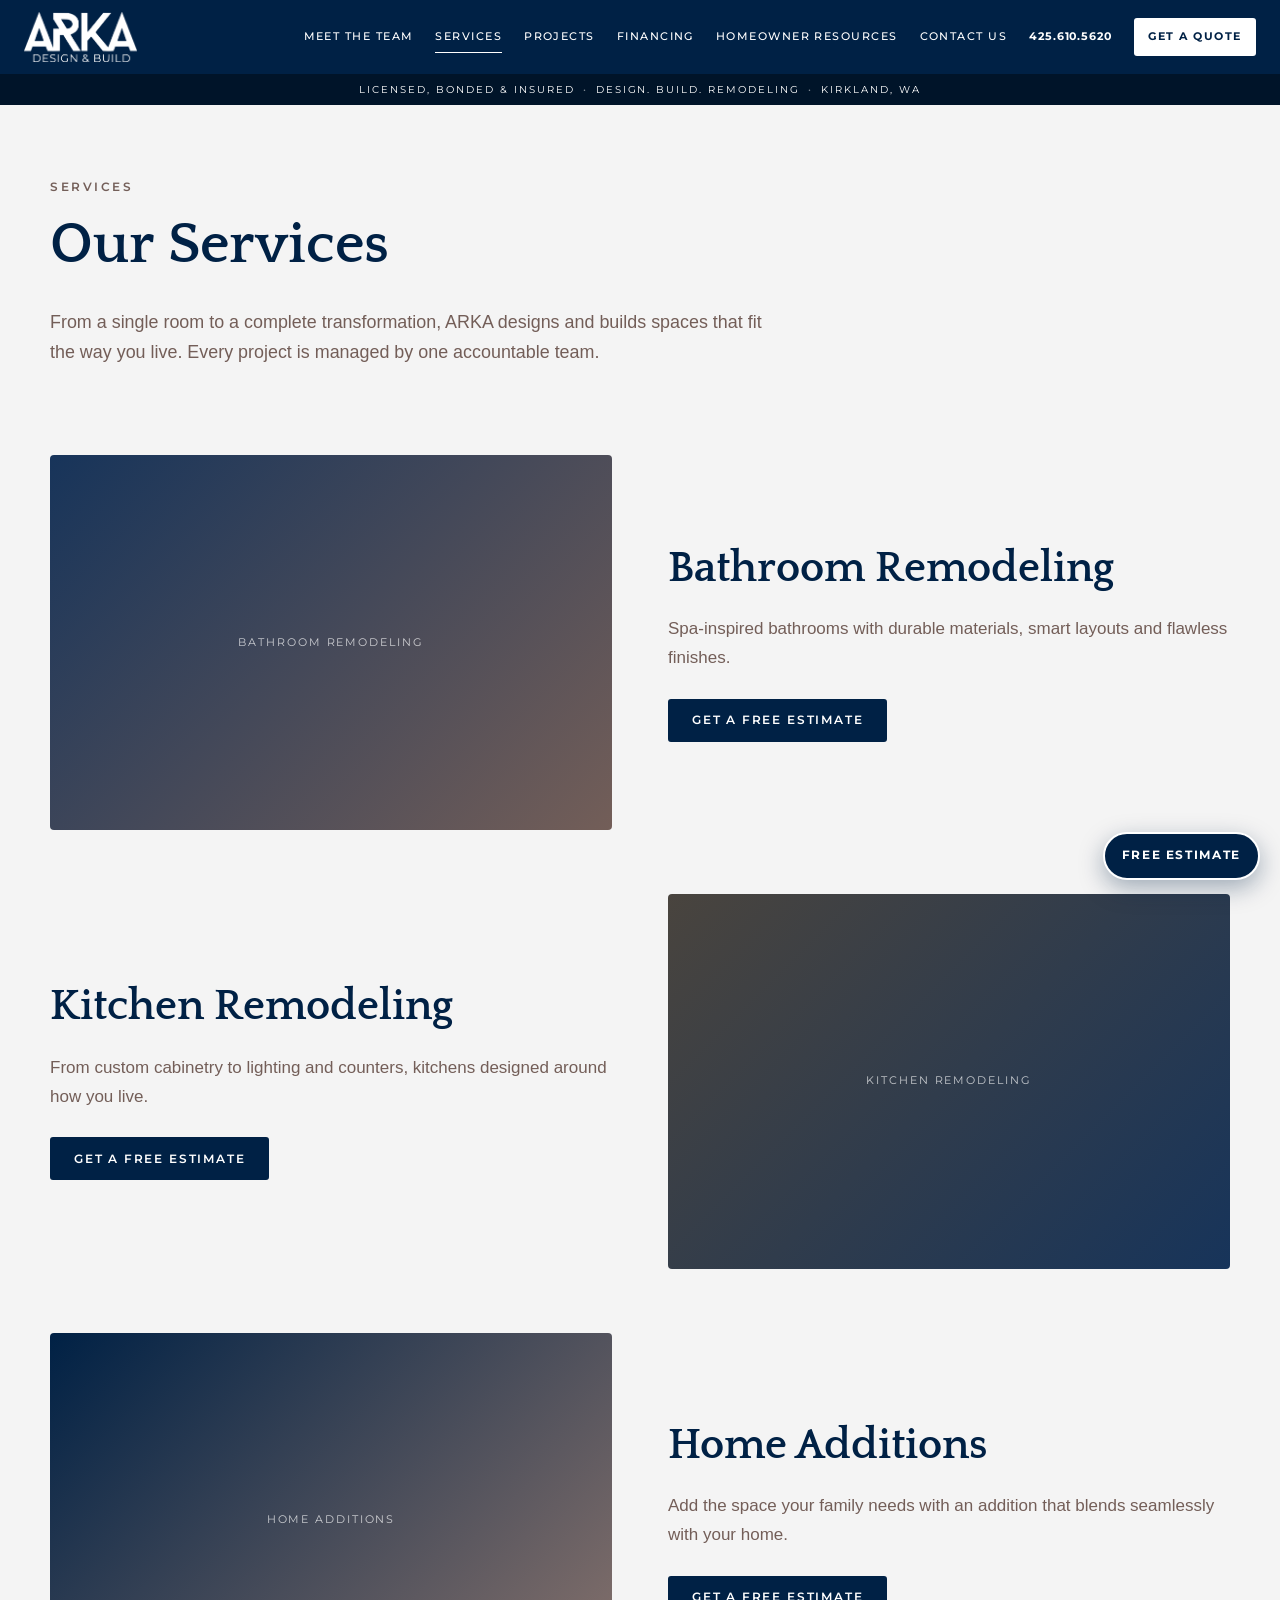
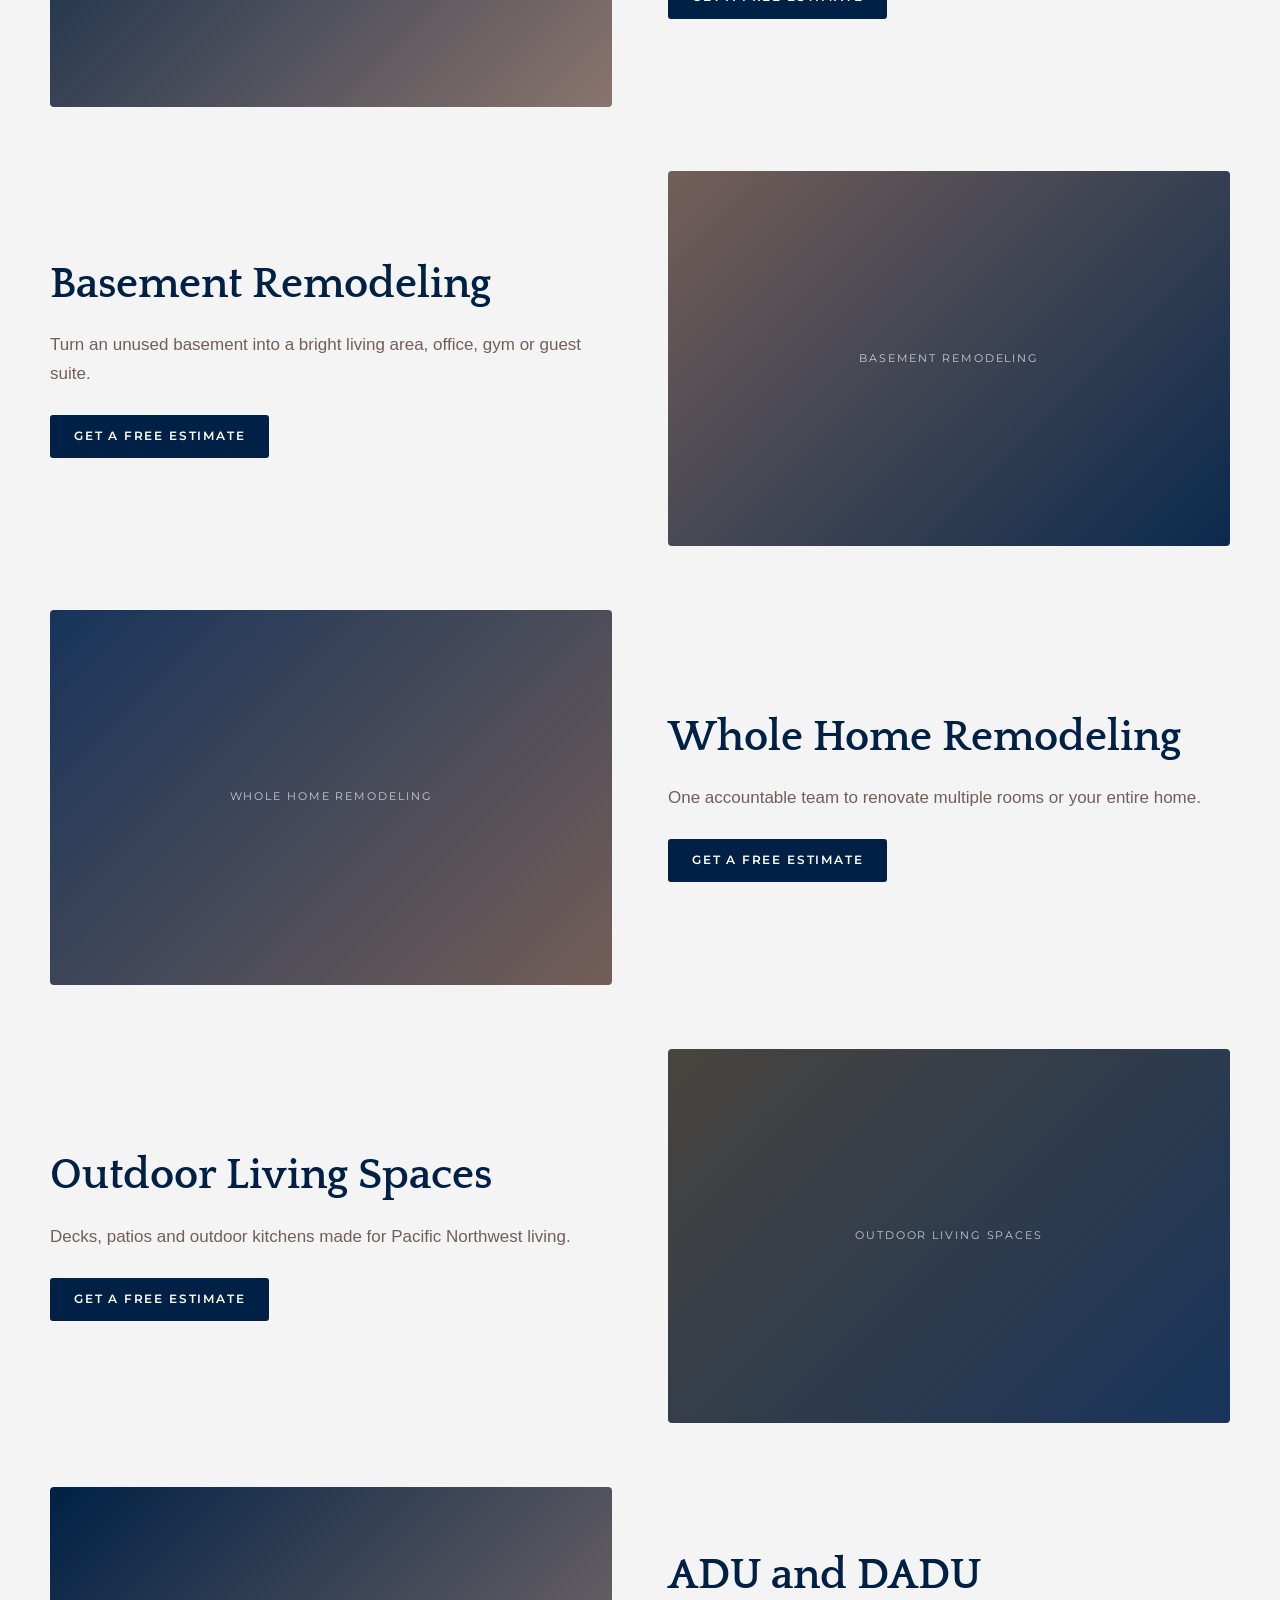
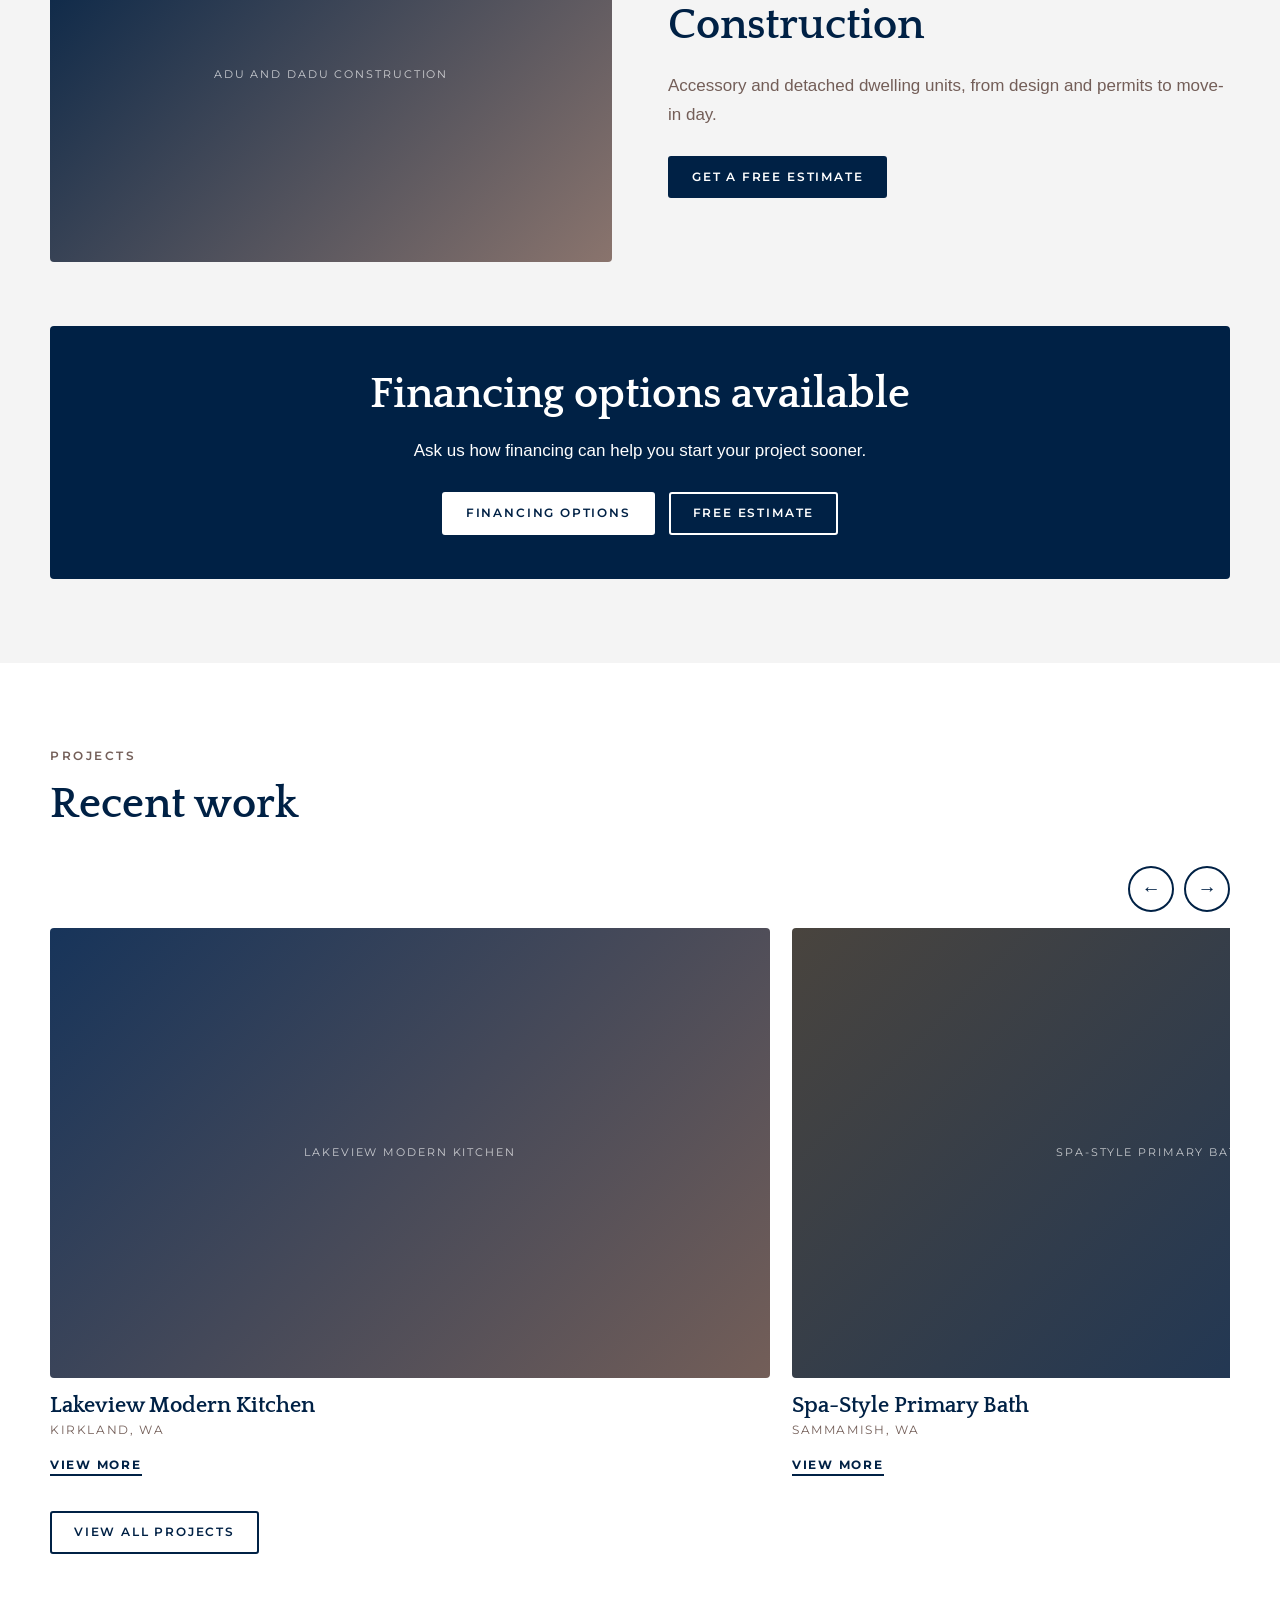
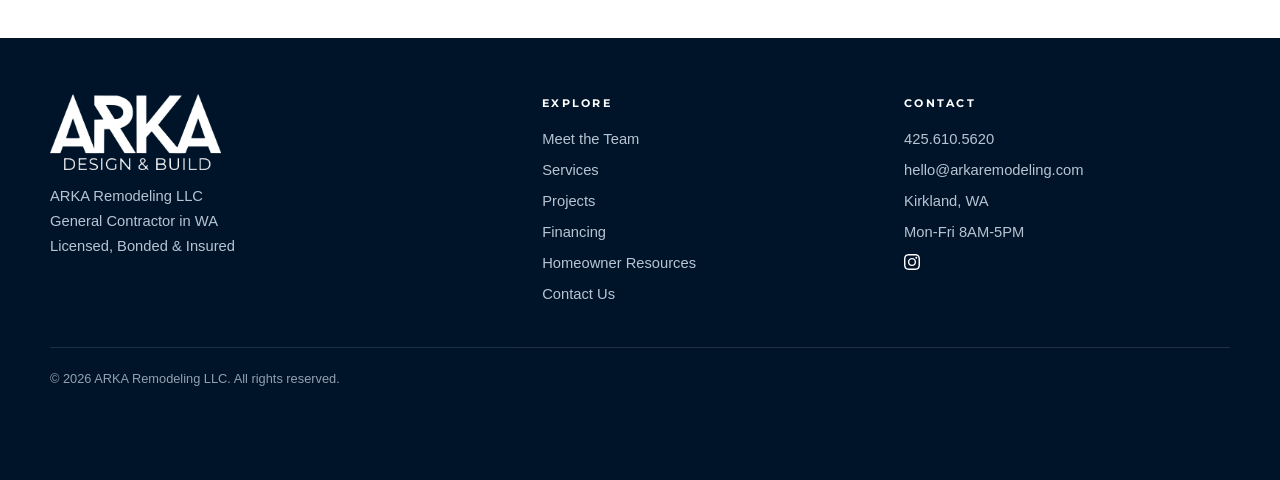
<file: services.html>
<!doctype html>
<html lang="en"><head><meta charset="utf-8"><meta name="viewport" content="width=device-width,initial-scale=1">
<title>Services | ARKA Remodeling</title>
<meta name="description" content="Bathroom, kitchen, basement and whole home remodeling, home additions, outdoor living spaces and ADU construction in Kirkland and the Eastside.">
<link href="https://fonts.googleapis.com/css2?family=Montserrat:wght@500;600;700&family=Quattrocento:wght@400;700&display=swap" rel="stylesheet">
<link rel="stylesheet" href="assets/styles.css">
<script id="wix-site-script" src="https://manage.wix.com/_api/headless-business-setup/v1/headless-business/site-script.js" data-client-id="64e9ad6e-3da2-4f24-b3d2-1eb0ed4eb4ba" async></script><link rel="icon" type="image/png" href="assets/favicon.png">
<link rel="canonical" href="https://headless-ibzsfbmgzfk-karen4913-1409.wix-site-host.com/services.html">
<meta property="og:type" content="website">
<meta property="og:site_name" content="ARKA Remodeling">
<meta property="og:title" content="Services | ARKA Remodeling">
<meta property="og:description" content="Bathroom, kitchen, basement and whole home remodeling, home additions, outdoor living spaces and ADU construction in Kirkland and the Eastside.">
<meta property="og:url" content="https://headless-ibzsfbmgzfk-karen4913-1409.wix-site-host.com/services.html">
<meta property="og:image" content="https://headless-ibzsfbmgzfk-karen4913-1409.wix-site-host.com/assets/favicon.png">
<meta name="twitter:card" content="summary">
</head><body class="inner">
<div id="site-header"></div>
<section class="page-hero"><div class="wrap"><div class="eyebrow">Services</div><h1>Our Services</h1><p class="lead">From a single room to a complete transformation, ARKA designs and builds spaces that fit the way you live. Every project is managed by one accountable team.</p></div></section>
<section class="sec" style="padding-top:30px"><div class="wrap"><div id="svc-list"></div>
 <div class="callout"><h2>Financing options available</h2><p>Ask us how financing can help you start your project sooner.</p><div class="btns" style="justify-content:center"><a class="btn light" href="financing.html">Financing Options</a><a class="btn ow" href="contact.html#estimate">Free Estimate</a></div></div>
</div></section>
<section class="sec alt"><div class="wrap"><div class="eyebrow">Projects</div><h2>Recent work</h2><div class="car" id="proj-car"></div><div class="btns"><a class="btn ghost" href="projects.html">View all projects</a></div></div></section>
<div id="site-footer"></div><script src="assets/site.js"></script></body></html>
</file>
<file: assets/styles.css>
:root{--navy:#002145;--navy-d:#001429;--brown:#735e58;--brown-d:#49443e;--bg:#f4f4f4;--ff-head:'Quattrocento',Georgia,serif;--ff-ui:'Montserrat',Arial,sans-serif;--ff-body:'Helvetica Now Display','Helvetica Neue',Helvetica,Arial,sans-serif}
*{box-sizing:border-box}
html{scroll-behavior:smooth}
body{margin:0;background:var(--bg);color:var(--brown);font-family:var(--ff-body);font-size:17px;line-height:1.7;-webkit-font-smoothing:antialiased}
img{max-width:100%;display:block}
a{color:inherit}
h1,h2,h3{font-family:var(--ff-head);color:var(--navy);font-weight:700;line-height:1.15;margin:0 0 .5em}
h1{font-size:clamp(2.5rem,6.5vw,4.6rem)}
h2{font-size:clamp(1.9rem,3.6vw,2.7rem)}
h3{font-size:1.35rem}
p{margin:0 0 1em}
strong{color:var(--brown-d)}
.wrap{max-width:1180px;margin:0 auto}
.sec{padding:84px 24px}
.sec.alt{background:#fff}
.sec.dark{background:var(--navy);color:#dfe6ee}
.sec.dark h2,.sec.dark h3{color:#fff}
.eyebrow{font-family:var(--ff-ui);font-size:.72rem;letter-spacing:.22em;text-transform:uppercase;font-weight:600;margin-bottom:14px;color:var(--brown)}
.dark .eyebrow{color:#9fb3c8}
.lead{font-size:1.12rem;max-width:720px}
.center{text-align:center}.center .lead{margin-left:auto;margin-right:auto}
.btn{display:inline-block;font-family:var(--ff-ui);font-size:.76rem;letter-spacing:.15em;text-transform:uppercase;font-weight:600;padding:1em 1.8em;background:var(--navy);color:#fff;text-decoration:none;border:2px solid var(--navy);border-radius:3px;cursor:pointer;transition:.2s;line-height:1.2}
.btn:hover{background:#0b3566;border-color:#0b3566}
.btn.ghost{background:transparent;color:var(--navy)}
.btn.ghost:hover{background:var(--navy);color:#fff}
.btn.light{background:#fff;color:var(--navy);border-color:#fff}
.btn.light:hover{background:#e8edf3}
.btn.ow{background:transparent;color:#fff;border-color:#fff}
.btn.ow:hover{background:#fff;color:var(--navy)}
.btns{display:flex;flex-wrap:wrap;gap:14px;margin-top:26px}
.center .btns{justify-content:center}
/* header */
.nav{position:fixed;top:0;left:0;right:0;z-index:50}
.nav-in{background:transparent;transition:background .3s,box-shadow .3s}
.nav.solid .nav-in{background:var(--navy);box-shadow:0 2px 14px rgba(0,0,0,.18)}
.nav-bar{max-width:1320px;margin:0 auto;padding:0 24px;height:74px;display:flex;align-items:center;gap:26px}
.logo{font-family:var(--ff-ui);color:#fff;text-transform:uppercase;letter-spacing:.32em;font-weight:700;font-size:1.3rem;text-decoration:none;white-space:nowrap}
.logo small{display:block;font-size:.5rem;letter-spacing:.38em;font-weight:500;opacity:.85;margin-top:2px}
.logo.img{display:block;line-height:0}
.logo.img img{height:50px;width:auto;display:block}
footer.site .logo.img img{height:76px}
@media(max-width:700px){.logo.img img{height:42px}}
.ig-ico{width:16px;height:16px;vertical-align:-2px;margin-right:8px;display:inline-block}
.menu{display:flex;align-items:center;gap:22px;margin-left:auto}
.menu a{color:#fff;text-transform:uppercase;font-family:var(--ff-ui);font-size:.7rem;letter-spacing:.13em;text-decoration:none;font-weight:500;white-space:nowrap;padding:6px 0;border-bottom:1px solid transparent}
.menu a:hover,.menu a.on{border-bottom-color:#fff}
.menu a.tel{font-weight:700;letter-spacing:.08em}
.menu a.cta{background:#fff;color:var(--navy);padding:.85em 1.3em;border-radius:3px;font-weight:700;border:0}
.menu a.cta:hover{background:#dfe6ee}
.burger{display:none;margin-left:auto;background:none;border:0;color:#fff;font-size:1.9rem;cursor:pointer;line-height:1}
.subbar{background:var(--navy-d);color:#fff;font-family:var(--ff-ui);text-transform:uppercase;font-size:.62rem;letter-spacing:.2em;text-align:center;padding:7px 12px}
.subbar i{opacity:.5;font-style:normal;margin:0 .8em}
body.inner{padding-top:108px}
@media(max-width:1080px){
.burger{display:block}
.menu{display:none;position:absolute;top:74px;left:0;right:0;background:var(--navy);flex-direction:column;align-items:flex-start;gap:0;padding:8px 24px 22px}
.menu.open{display:flex}
.menu a{padding:14px 0;width:100%;border-bottom:1px solid rgba(255,255,255,.12)}
.menu a.cta{margin-top:14px;text-align:center}
.nav .nav-in{background:var(--navy)}
}
/* floating estimate */
.fab{position:fixed;right:20px;bottom:20px;z-index:60;box-shadow:0 8px 24px rgba(0,33,69,.35);background:var(--navy);color:#fff;font-family:var(--ff-ui);font-weight:700;font-size:.72rem;letter-spacing:.14em;text-transform:uppercase;text-decoration:none;padding:1.05em 1.5em;border-radius:40px;border:2px solid #fff}
.fab:hover{background:#0b3566}
/* hero */
.hero{position:relative;min-height:100vh;display:flex;align-items:center;justify-content:center;text-align:center;color:#fff;overflow:hidden;background:var(--navy-d);padding:150px 24px 90px}
.slides{position:absolute;inset:0}
.slide{position:absolute;inset:0;opacity:0;transition:opacity 1.8s ease;background-size:cover;background-position:center}
.slide.on{opacity:1;animation:kb 9s ease-out forwards}
@keyframes kb{from{transform:scale(1)}to{transform:scale(1.08)}}
.hero:after{content:'';position:absolute;inset:0;background:linear-gradient(rgba(0,20,41,.55),rgba(0,20,41,.45) 50%,rgba(0,20,41,.7))}
.hero-in{position:relative;z-index:2;max-width:980px}
.hero h1{color:#fff;margin-bottom:.35em}
.hero .sub{font-family:var(--ff-ui);text-transform:uppercase;letter-spacing:.18em;font-size:.85rem;font-weight:500;line-height:1.9;max-width:760px;margin:0 auto}
.hero .sub b{display:block;font-size:.8rem;opacity:.85;letter-spacing:.22em;margin-top:2px;font-weight:500}
.hero-boxes{display:grid;grid-template-columns:repeat(2,minmax(0,260px));gap:16px;justify-content:center;margin-top:38px}
.hero-boxes a{display:block;padding:1.3em 1.2em;border:2px solid #fff;color:#fff;text-decoration:none;font-family:var(--ff-ui);font-size:.74rem;letter-spacing:.15em;text-transform:uppercase;font-weight:700;backdrop-filter:blur(4px);background:rgba(255,255,255,.08);transition:.2s}
.hero-boxes a:first-child{background:#fff;color:var(--navy)}
.hero-boxes a:hover{background:var(--navy);border-color:var(--navy);color:#fff}
.strip{background:#fff;border-bottom:1px solid #e3e3e3}
.strip-in{max-width:1180px;margin:0 auto;padding:18px 24px;display:flex;gap:12px 40px;flex-wrap:wrap;justify-content:center;font-family:var(--ff-ui);font-size:.72rem;letter-spacing:.14em;text-transform:uppercase;font-weight:600;color:var(--navy)}
.strip-in span:before{content:'\2713';margin-right:.7em;color:var(--brown)}
/* placeholders */
.ph{background:linear-gradient(135deg,#17345a,#735e58);display:flex;align-items:center;justify-content:center;text-align:center;padding:12px;color:rgba(255,255,255,.72);font-family:var(--ff-ui);font-size:.66rem;letter-spacing:.18em;text-transform:uppercase;width:100%;height:100%}
.ph[data-i="1"]{background:linear-gradient(135deg,#49443e,#17345a)}
.ph[data-i="2"]{background:linear-gradient(135deg,#002145,#8a746d)}
.ph[data-i="3"]{background:linear-gradient(135deg,#735e58,#0b2a4d)}
.slide.ph0{background:linear-gradient(135deg,#0b2a4d,#49443e)}
.slide.ph1{background:linear-gradient(135deg,#49443e,#002145)}
.slide.ph2{background:linear-gradient(135deg,#17345a,#735e58)}
.slide.ph3{background:linear-gradient(135deg,#002145,#8a746d)}
img.cover{width:100%;height:100%;object-fit:cover}
/* two col */
.two{display:grid;grid-template-columns:1fr 1fr;gap:56px;align-items:center}
.two .im{aspect-ratio:4/5;border-radius:4px;overflow:hidden}
.checks{list-style:none;padding:0;margin:0 0 1.2em}
.checks li{padding-left:1.8em;position:relative;margin-bottom:.35em;color:var(--brown-d);font-weight:600}
.checks li:before{content:'\2713';position:absolute;left:0;color:var(--navy)}
.dark .checks li{color:#fff;font-weight:500}
.dark .checks li:before{color:#9fb3c8}
@media(max-width:820px){.two{grid-template-columns:1fr;gap:30px}.two .im{aspect-ratio:16/10}}
/* services */
.svc-grid{display:grid;grid-template-columns:repeat(4,1fr);gap:18px;margin-top:38px}
.svc{position:relative;aspect-ratio:4/5;overflow:hidden;border-radius:4px;display:block;text-decoration:none}
.svc .ph,.svc img{position:absolute;inset:0;transition:transform .5s}
.svc:hover .ph,.svc:hover img{transform:scale(1.05)}
.svc:after{content:'';position:absolute;inset:0;background:linear-gradient(transparent 45%,rgba(0,20,41,.88))}
.svc span{position:absolute;z-index:2;left:20px;right:20px;bottom:18px;font-family:var(--ff-head);font-size:1.45rem;color:#fff;line-height:1.15}
@media(max-width:1000px){.svc-grid{grid-template-columns:repeat(3,1fr)}}
@media(max-width:700px){.svc-grid{grid-template-columns:repeat(2,1fr)}.svc span{font-size:1.1rem;left:14px;right:14px}}
.svc-row{display:grid;grid-template-columns:1fr 1fr;gap:56px;align-items:center;margin-bottom:64px}
.svc-row:nth-child(even) .im{order:2}
.svc-row .im{aspect-ratio:3/2;border-radius:4px;overflow:hidden}
@media(max-width:820px){.svc-row{grid-template-columns:1fr;gap:22px;margin-bottom:46px}.svc-row:nth-child(even) .im{order:0}}
/* why */
.why{display:grid;grid-template-columns:repeat(3,1fr);gap:26px;margin-top:40px}
.why div{background:#fff;padding:30px 26px;border-top:3px solid var(--navy);border-radius:2px}
.why h3{font-size:1.2rem}
@media(max-width:820px){.why{grid-template-columns:1fr}}
/* carousel */
.car{position:relative;margin-top:36px}
.track{display:flex;gap:22px;overflow-x:auto;scroll-snap-type:x mandatory;scrollbar-width:none;padding-bottom:6px}
.track::-webkit-scrollbar{display:none}
.card{flex:0 0 min(88%,720px);scroll-snap-align:start;text-decoration:none;display:block}
.card .im{aspect-ratio:16/10;border-radius:4px;overflow:hidden}
.card h3{margin:16px 0 2px}
.card .loc{font-family:var(--ff-ui);font-size:.72rem;letter-spacing:.14em;text-transform:uppercase;margin-bottom:10px}
.card .more{font-family:var(--ff-ui);font-size:.72rem;letter-spacing:.15em;text-transform:uppercase;font-weight:700;color:var(--navy);border-bottom:2px solid var(--navy);padding-bottom:2px}
.arrows{display:flex;gap:10px;justify-content:flex-end;margin-bottom:16px}
.arrows button{width:46px;height:46px;border-radius:50%;border:2px solid var(--navy);background:#fff;color:var(--navy);font-size:1.2rem;cursor:pointer}
.arrows button:hover{background:var(--navy);color:#fff}
.pgrid{display:grid;grid-template-columns:repeat(auto-fill,minmax(340px,1fr));gap:22px;margin-top:34px}
.pcard{text-decoration:none;display:block}
.pcard .im{aspect-ratio:4/3;border-radius:4px;overflow:hidden}
.pcard .im .ph,.pcard .im img{transition:transform .5s}
.pcard:hover .im .ph,.pcard:hover .im img{transform:scale(1.05)}
.pcard p{margin:10px 0 0;font-family:var(--ff-ui);font-size:.74rem;letter-spacing:.12em;text-transform:uppercase;color:var(--brown-d)}
.pcard p small{display:block;font-size:.68rem;opacity:.75;letter-spacing:.1em;margin-top:2px}
.gal{display:grid;grid-template-columns:repeat(2,1fr);gap:16px;margin-top:34px}
.gal .im{aspect-ratio:4/3;border-radius:4px;overflow:hidden}
.gal .im:first-child{grid-column:1/-1;aspect-ratio:16/9}
@media(max-width:620px){.gal{grid-template-columns:1fr}}
/* areas */
.pills{display:flex;flex-wrap:wrap;gap:10px;margin-top:26px}
.center .pills{justify-content:center}
.pill{padding:.6em 1.2em;border:1px solid rgba(115,94,88,.45);border-radius:99px;font-family:var(--ff-ui);font-size:.72rem;letter-spacing:.11em;text-transform:uppercase;background:#fff;color:var(--brown-d)}
.pill.pri{background:var(--navy);border-color:var(--navy);color:#fff;font-weight:700}
/* reviews */
.rv{display:grid;grid-template-columns:repeat(3,1fr);gap:20px;margin-top:34px}
.rv article{background:#fff;padding:26px;border-radius:4px;box-shadow:0 2px 14px rgba(0,33,69,.07);display:flex;flex-direction:column}
.stars{color:#c89b3c;letter-spacing:.15em;font-size:1.05rem;margin-bottom:8px}
.rv p{font-size:.98rem;flex:1}
.rv footer{font-family:var(--ff-ui);font-size:.7rem;letter-spacing:.12em;text-transform:uppercase;color:var(--navy);font-weight:700}
.rv footer small{display:block;font-weight:500;color:var(--brown);margin-top:3px}
@media(max-width:900px){.rv{grid-template-columns:1fr}}
/* financing */
.acorn{margin-top:26px}
.acorn a{display:inline-block;line-height:0}
.acorn img{max-width:100%;height:auto;display:inline-block;background:#fff}
.fine{font-size:.78rem;opacity:.75;max-width:640px;margin:14px auto 0}
.fin-grid{display:grid;grid-template-columns:1.2fr 1fr;gap:56px;align-items:center}
.fin-grid .acorn{text-align:center;margin-top:0}
.steps{list-style:none;padding:0;margin:1.2em 0 0;counter-reset:s}
.steps li{counter-increment:s;position:relative;padding-left:3em;margin-bottom:1.1em;color:var(--brown-d)}
.steps li:before{content:counter(s);position:absolute;left:0;top:-.1em;width:2.1em;height:2.1em;border-radius:50%;background:var(--navy);color:#fff;font-family:var(--ff-ui);font-weight:700;font-size:.8rem;display:grid;place-items:center}
@media(max-width:820px){.fin-grid{grid-template-columns:1fr;gap:30px}}
/* client videos */
.vt{margin-top:56px;text-align:center}
.vt h3{margin-bottom:0}
.vt-grid{display:flex;flex-wrap:wrap;justify-content:center;gap:14px;margin:22px auto 0;max-width:820px}
.vt-item{position:relative;width:190px;max-width:calc(50% - 7px);aspect-ratio:9/14;border-radius:4px;overflow:hidden;background:var(--navy-d);text-align:left}
.vt-item video,.vt-item iframe,.vt-item img{position:absolute;inset:0;width:100%;height:100%;object-fit:cover;border:0;display:block}
.vt-item .vt-play{position:absolute;inset:0;width:100%;height:100%;border:0;padding:0;background:none;cursor:pointer}
.vt-item .vt-play:after,.vt-item.soon:after{content:'\25B6';position:absolute;left:50%;top:46%;transform:translate(-50%,-50%);width:46px;height:46px;border-radius:50%;background:rgba(255,255,255,.92);color:var(--navy);display:grid;place-items:center;font-size:.9rem;padding-left:3px}
.vt-item .vt-cap{position:absolute;left:0;right:0;bottom:0;padding:28px 10px 9px;background:linear-gradient(transparent,rgba(0,20,41,.88));color:#fff;font-family:var(--ff-ui);font-size:.6rem;letter-spacing:.1em;text-transform:uppercase;font-weight:600;line-height:1.5;pointer-events:none}
.vt-item .ph{align-items:flex-end;padding-bottom:44px;font-size:.6rem;line-height:1.6}
/* behind the build */
.build{display:grid;grid-template-columns:repeat(3,1fr);gap:18px;margin-top:34px}
.build a{position:relative;aspect-ratio:9/12;border-radius:4px;overflow:hidden;display:block}
.build a:after{content:'\25B6';position:absolute;left:50%;top:50%;transform:translate(-50%,-50%);width:58px;height:58px;border-radius:50%;background:rgba(255,255,255,.92);color:var(--navy);display:grid;place-items:center;font-size:1.1rem;padding-left:4px}
@media(max-width:700px){.build{grid-template-columns:1fr 1fr}}
/* blog */
.posts{display:grid;grid-template-columns:repeat(auto-fill,minmax(300px,1fr));gap:20px;margin-top:34px}
.post{background:#fff;padding:28px;border-radius:4px;text-decoration:none;display:flex;flex-direction:column;gap:8px;border-top:3px solid var(--navy);box-shadow:0 2px 14px rgba(0,33,69,.06);transition:transform .2s}
.post:hover{transform:translateY(-3px)}
.post .tag{font-family:var(--ff-ui);font-size:.66rem;letter-spacing:.16em;text-transform:uppercase;font-weight:600}
.post h3{margin:0;font-size:1.4rem}
.post .date{font-size:.85rem;opacity:.8}
.article{max-width:760px;margin:0 auto}
.article h2{margin-top:1.6em;font-size:1.7rem}
.article blockquote{border-left:3px solid var(--navy);margin:1.4em 0;padding-left:1.2em;font-style:italic}
.article ul,.article ol{padding-left:1.3em}
.sample-note{display:inline-block;margin:0 0 20px;padding:.5em 1em;background:#fff6e0;border:1px solid #e8d4a2;border-radius:3px;font-family:var(--ff-ui);font-size:.68rem;letter-spacing:.1em;text-transform:uppercase;color:#7a5a12}
/* CTA band */
.band{text-align:center}
.band p{max-width:640px;margin:0 auto 1em}
/* team */
.team{display:grid;grid-template-columns:repeat(2,1fr);gap:34px;margin-top:40px}
.person .im{aspect-ratio:4/5;border-radius:4px;overflow:hidden;margin-bottom:16px}
.person .role{font-family:var(--ff-ui);font-size:.72rem;letter-spacing:.15em;text-transform:uppercase;font-weight:600;margin-bottom:10px}
@media(max-width:700px){.team{grid-template-columns:1fr}}
.callout{background:var(--navy);color:#fff;padding:44px 32px;border-radius:4px;text-align:center;margin-top:50px}
.callout h2{color:#fff;margin-bottom:.4em}
/* contact */
.cgrid{display:grid;grid-template-columns:1fr 1.1fr;gap:56px}
@media(max-width:900px){.cgrid{grid-template-columns:1fr;gap:36px}}
.info p{margin-bottom:.6em}
.info b{font-family:var(--ff-ui);font-size:.7rem;letter-spacing:.16em;text-transform:uppercase;color:var(--navy);display:block}
.info ul{margin:.2em 0 1em;padding-left:1.1em}
form.est{background:#fff;padding:34px;border-radius:4px;box-shadow:0 4px 24px rgba(0,33,69,.09)}
form.est label{display:block;font-family:var(--ff-ui);font-size:.68rem;letter-spacing:.14em;text-transform:uppercase;font-weight:600;color:var(--navy);margin-bottom:6px}
form.est input,form.est select,form.est textarea{width:100%;padding:.85em 1em;border:1px solid #cfd3d8;border-radius:3px;font:inherit;font-size:1rem;color:var(--brown-d);background:#fbfbfb;margin-bottom:18px}
form.est input:focus,form.est select:focus,form.est textarea:focus{outline:2px solid var(--navy);border-color:var(--navy)}
form.est .r2{display:grid;grid-template-columns:1fr 1fr;gap:16px}
@media(max-width:560px){form.est .r2{grid-template-columns:1fr}}
.msg{padding:14px 16px;border-radius:3px;margin-top:6px;font-size:.95rem}
.msg.ok{background:#e6f2ea;color:#1d5a34}.msg.err{background:#fbe9e7;color:#8a2a1c}
/* footer */
footer.site{background:var(--navy-d);color:#b7c4d3;padding:56px 24px 90px;font-size:.92rem}
.f-in{max-width:1180px;margin:0 auto;display:grid;grid-template-columns:1.4fr 1fr 1fr;gap:36px}
footer.site h4{font-family:var(--ff-ui);font-size:.7rem;letter-spacing:.2em;text-transform:uppercase;color:#fff;margin:0 0 14px}
footer.site a{text-decoration:none;display:block;margin-bottom:6px}
footer.site a:hover{color:#fff}
.f-bot{max-width:1180px;margin:34px auto 0;padding-top:20px;border-top:1px solid rgba(255,255,255,.14);font-size:.8rem;opacity:.8}
@media(max-width:760px){.f-in{grid-template-columns:1fr}}
.page-hero{padding:70px 24px 40px}
.page-hero h1{font-size:clamp(2.2rem,5vw,3.6rem)}
.loading,.empty{opacity:.7;padding:20px 0}
</file>
